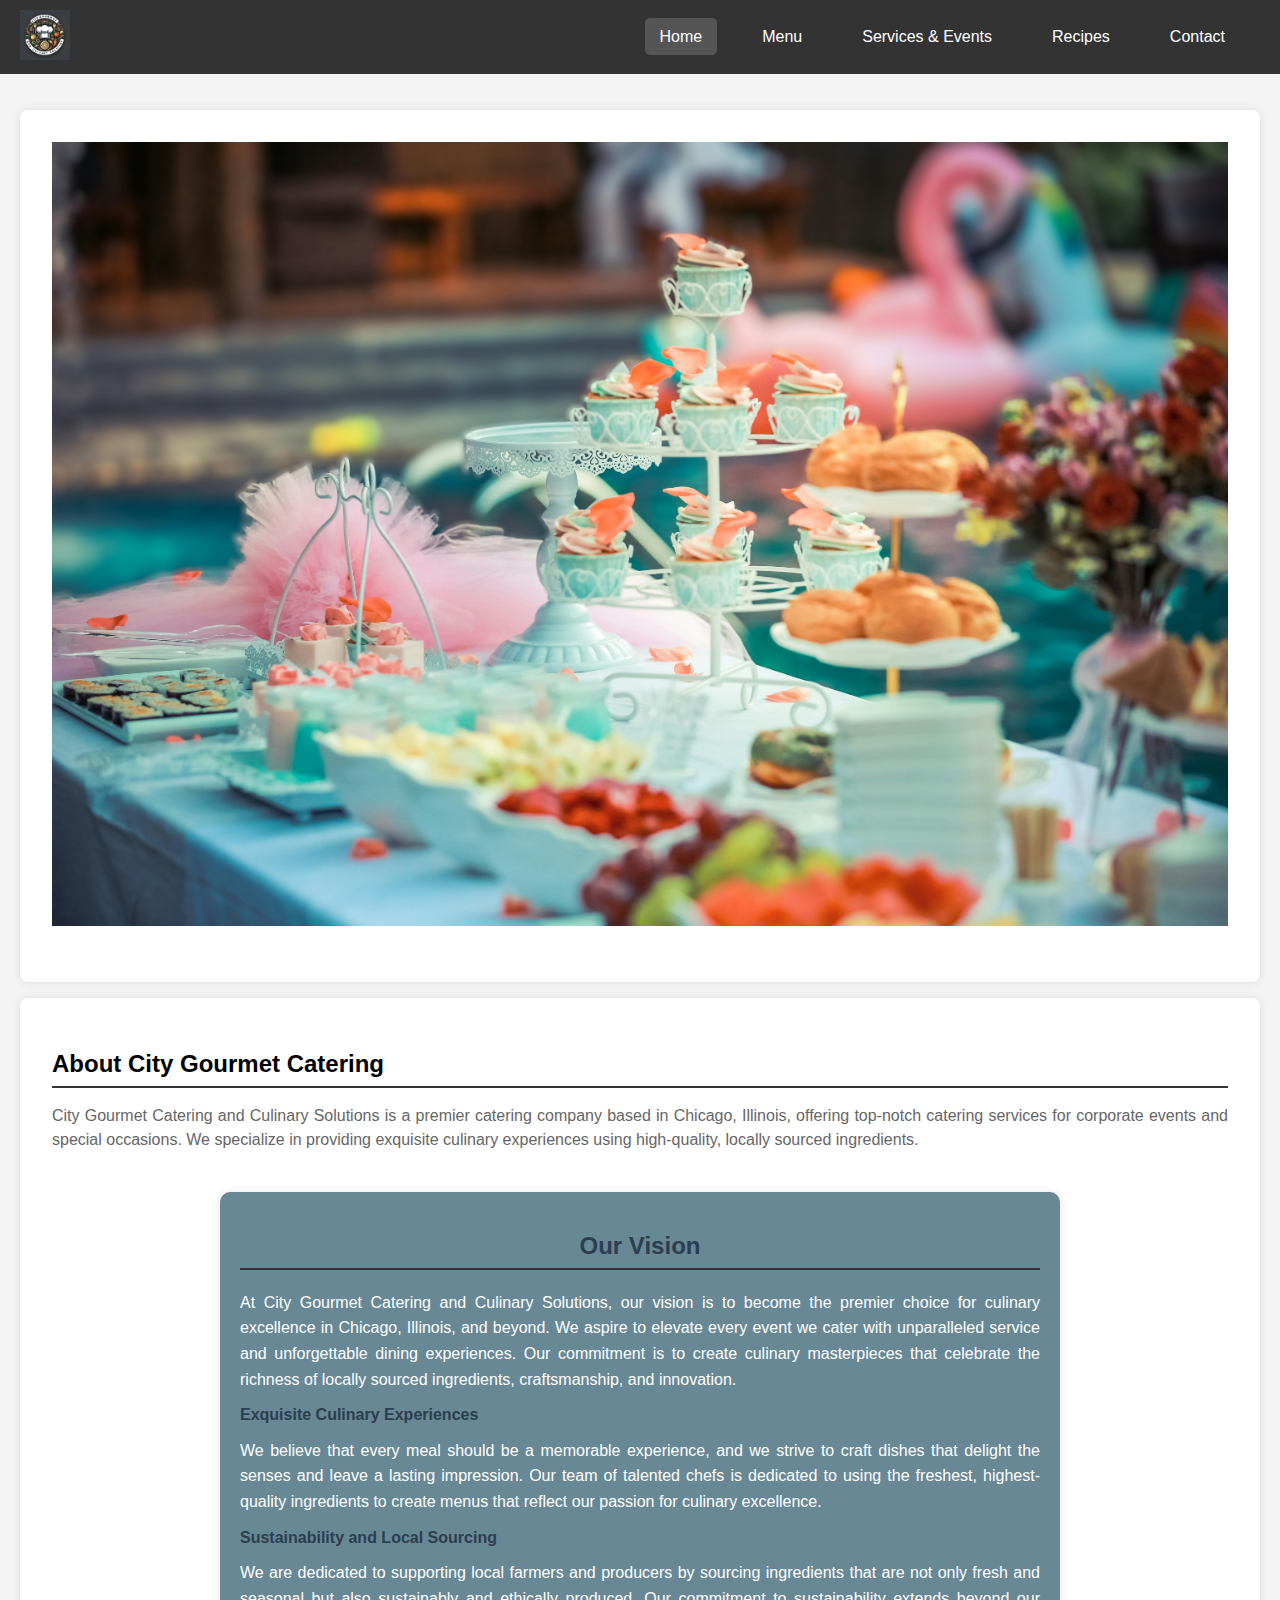
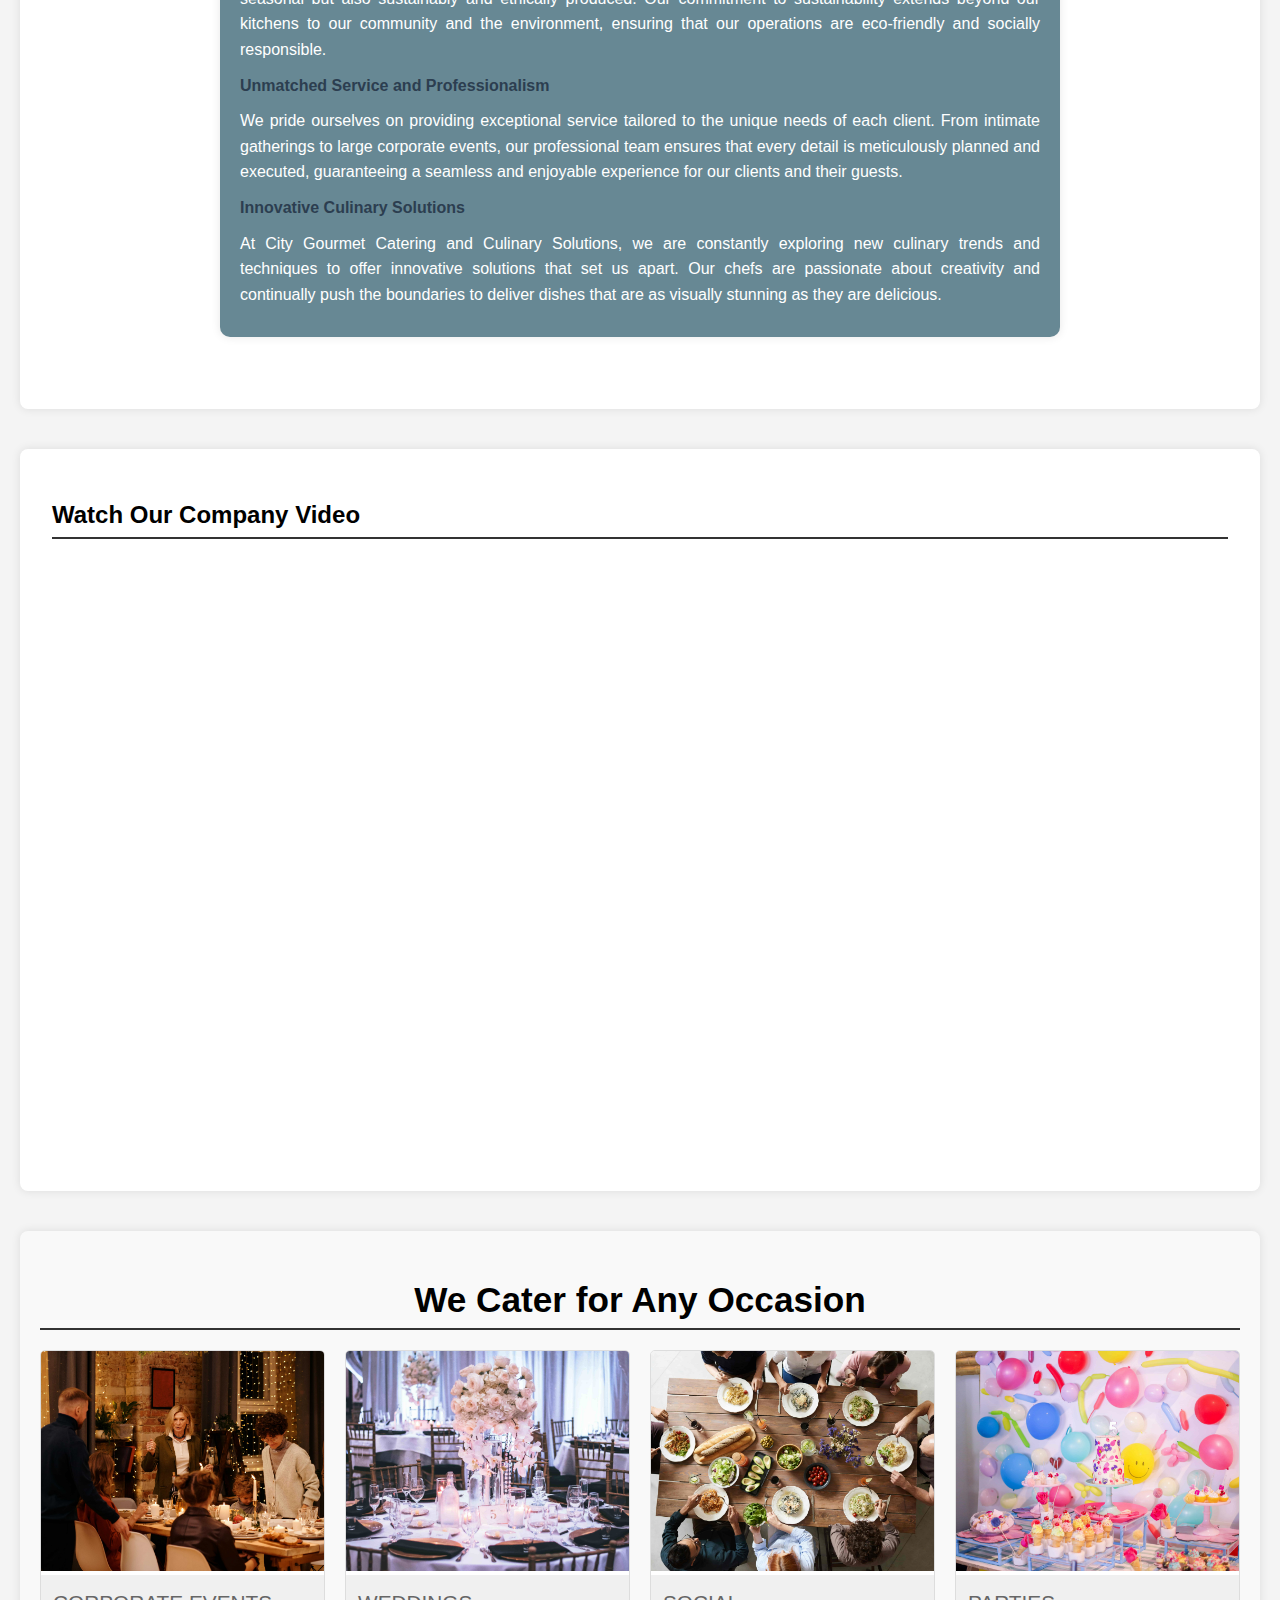
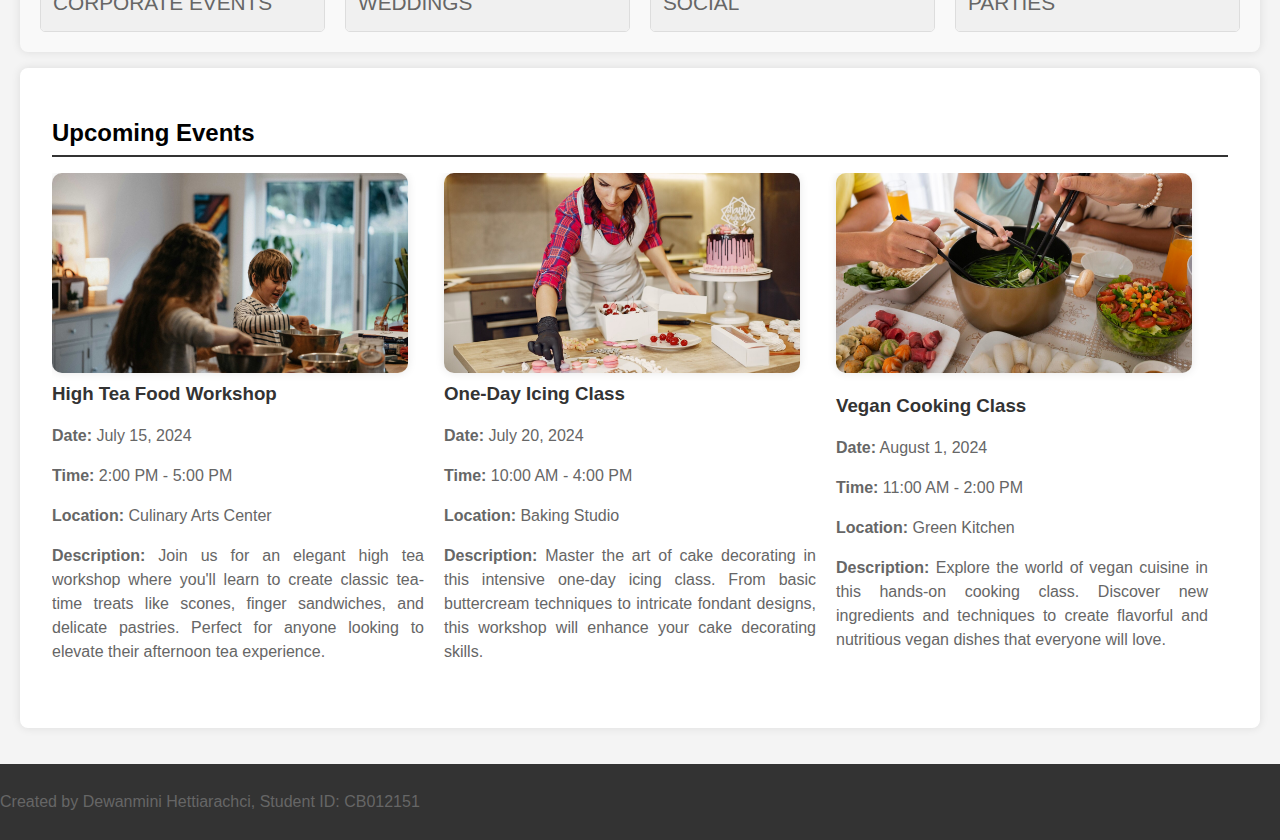
<file: index.html>
<!DOCTYPE html>
<html lang="en">
<head>
    <meta charset="UTF-8">
    <meta name="description" content="City Gourmet Catering and Culinary Solutions">
    <meta name="viewport" content="width=device-width, initial-scale=1.0">
    <title>City Gourmet Catering - Home</title>
    <link rel="stylesheet" href="style.css">
  <link href="https://cdn.jsdelivr.net/npm/bootstrap@5.0.2/dist/css/bootstrap.min.css" rel="stylesheet" integrity="sha384-EVSTQN3/azprG1Anm3QDgpJLIm9Nao0Yz1ztcQTwFspd3yD65VohhpuuCOmLASjC" crossorigin="anonymous">

</head>
<body>
    <script src="https://cdn.jsdelivr.net/npm/bootstrap@5.0.2/dist/js/bootstrap.bundle.min.js" integrity="sha384-MrcW6ZMFYlzcLA8Nl+NtUVF0sA7MsXsP1UyJoMp4YLEuNSfAP+JcXn/tWtIaxVXM" crossorigin="anonymous"></script>

   
    <script src="https://cdn.jsdelivr.net/npm/@popperjs/core@2.9.2/dist/umd/popper.min.js" integrity="sha384-IQsoLXl5PILFhosVNubq5LC7Qb9DXgDA9i+tQ8Zj3iwWAwPtgFTxbJ8NT4GN1R8p" crossorigin="anonymous"></script>
    <script src="https://cdn.jsdelivr.net/npm/bootstrap@5.0.2/dist/js/bootstrap.min.js" integrity="sha384-cVKIPhGWiC2Al4u+LWgxfKTRIcfu0JTxR+EQDz/bgldoEyl4H0zUF0QKbrJ0EcQF" crossorigin="anonymous"></script>
    
    <header>
        <nav>
            <div class="logo">
                <a href="home.html">
                    <img src="web image/LOGO.jpg" alt="City Gourmet Catering">
                </a>
            </div>
            <div id="menu-toggle" class="menu-toggle">
                <div class="hamburger"></div>
                <div class="hamburger"></div>
                <div class="hamburger"></div>
            </div>
            <ul class="nav-links">
                <li><a href="index.html" class="active">Home</a></li>
                <li><a href="menu.html">Menu</a></li>
                <li><a href="services-events.html">Services & Events</a></li>
                <li><a href="recipes.html">Recipes</a></li>
                <li><a href="contact.html">Contact</a></li>
            </ul>
        </nav>
    </header>

    <main>
        <section class="banner">
            <img src="web image/home paage banner.jpg" alt="City Gourmet Catering Banner">
            <div class="welcome-text">
                <h1> <span>Welcome to City Gourmet Catering</span></h1>
                <p>We provide the finest catering services for any occasion.</p>
            </div>
        </section>
        <section class="company-description">
            <h2>About City Gourmet Catering</h2>
            <p>City Gourmet Catering and Culinary Solutions is a premier catering company based in Chicago, Illinois, offering top-notch catering services for corporate events and special occasions. We specialize in providing exquisite culinary experiences using high-quality, locally sourced ingredients.</p>
            <section id="vision">
                <h2>Our Vision</h2>
                <p>At City Gourmet Catering and Culinary Solutions, our vision is to become the premier choice for culinary excellence in Chicago, Illinois, and beyond. We aspire to elevate every event we cater with unparalleled service and unforgettable dining experiences. Our commitment is to create culinary masterpieces that celebrate the richness of locally sourced ingredients, craftsmanship, and innovation.</p>
                <p><strong>Exquisite Culinary Experiences</strong></p>
                <p>We believe that every meal should be a memorable experience, and we strive to craft dishes that delight the senses and leave a lasting impression. Our team of talented chefs is dedicated to using the freshest, highest-quality ingredients to create menus that reflect our passion for culinary excellence.</p>
                <p><strong>Sustainability and Local Sourcing</strong></p>
                <p>We are dedicated to supporting local farmers and producers by sourcing ingredients that are not only fresh and seasonal but also sustainably and ethically produced. Our commitment to sustainability extends beyond our kitchens to our community and the environment, ensuring that our operations are eco-friendly and socially responsible.</p>
                <p><strong>Unmatched Service and Professionalism</strong></p>
                <p>We pride ourselves on providing exceptional service tailored to the unique needs of each client. From intimate gatherings to large corporate events, our professional team ensures that every detail is meticulously planned and executed, guaranteeing a seamless and enjoyable experience for our clients and their guests.</p>
                <p><strong>Innovative Culinary Solutions</strong></p>
                <p>At City Gourmet Catering and Culinary Solutions, we are constantly exploring new culinary trends and techniques to offer innovative solutions that set us apart. Our chefs are passionate about creativity and continually push the boundaries to deliver dishes that are as visually stunning as they are delicious.</p>
            </section>
        </section>

        <section class="video " >
            <h2>Watch Our Company Video</h2>
            <iframe class="responsive-class" src="https://www.youtube.com/embed/vVMGJMYamCE" frameborder="0" allowfullscreen></iframe>
        </section>
        

        <section class="event-section-h">
            <h2>We Cater for Any Occasion</h2>
            <div class="grid-container-h">
                <div class="grid-item-h">
                    <img src="web image/coparate.jpg" alt="Event 1">
                    <p>CORPORATE EVENTS</p>
                </div>
                <div class="grid-item-h">
                    <img src="web image/wedding 5.jpg" alt="Event 2">
                    <p>WEDDINGS</p>
                </div>
                <div class="grid-item-h">
                    <img src="web image/social.jpg" alt="Event 3">
                    <p>SOCIAL</p>
                </div>
                <div class="grid-item-h">
                    <img src="web image/birthday.jpg" alt="Event 4">
                    <p>PARTIES</p>
                </div>
            </div>
        </section>
      
        <section id="upcoming-events">
            <h2>Upcoming Events</h2>
            <div class="event-container">
                <div class="event">
                    <img  class="event_img"  src="web image/annie-spratt-c6mdgjKg_hE-unsplash (2).jpg" alt="High Tea Food Workshop">
                    <div class="event-details">
                        <h3>High Tea Food Workshop</h3>
                        <p><strong>Date:</strong> July 15, 2024</p>
                        <p><strong>Time:</strong> 2:00 PM - 5:00 PM</p>
                        <p><strong>Location:</strong> Culinary Arts Center</p>
                        <p><strong>Description:</strong> Join us for an elegant high tea workshop where you'll learn to create classic tea-time treats like scones, finger sandwiches, and delicate pastries. Perfect for anyone looking to elevate their afternoon tea experience.</p>
                    </div>
                </div>
                <div class="event">
                    <img class="event_img" src="web image/icing-class.jpg" alt="One-Day Icing Class">
                    <div class="event-details">
                        <h3>One-Day Icing Class</h3>
                        <p><strong>Date:</strong> July 20, 2024</p>
                        <p><strong>Time:</strong> 10:00 AM - 4:00 PM</p>
                        <p><strong>Location:</strong> Baking Studio</p>
                        <p><strong>Description:</strong> Master the art of cake decorating in this intensive one-day icing class. From basic buttercream techniques to intricate fondant designs, this workshop will enhance your cake decorating skills.</p>
                    </div>
                </div>
                <div class="event">
                    <img  class="event_img"  src="web image/vegan-cooking.jpg" alt="Vegan Cooking Class">
                    <div class="event-details">
                        <h3>Vegan Cooking Class</h3>
                        <p><strong>Date:</strong> August 1, 2024</p>
                        <p><strong>Time:</strong> 11:00 AM - 2:00 PM</p>
                        <p><strong>Location:</strong> Green Kitchen</p>
                        <p><strong>Description:</strong> Explore the world of vegan cuisine in this hands-on cooking class. Discover new ingredients and techniques to create flavorful and nutritious vegan dishes that everyone will love.</p>
                    </div>
                </div>
            </div>
        </section>
    </main>

    <footer>
        <p>Created by Dewanmini Hettiarachci, Student ID: CB012151</p>
    </footer>
     <script src="main.js"></script>
</body>
</html>
</file>
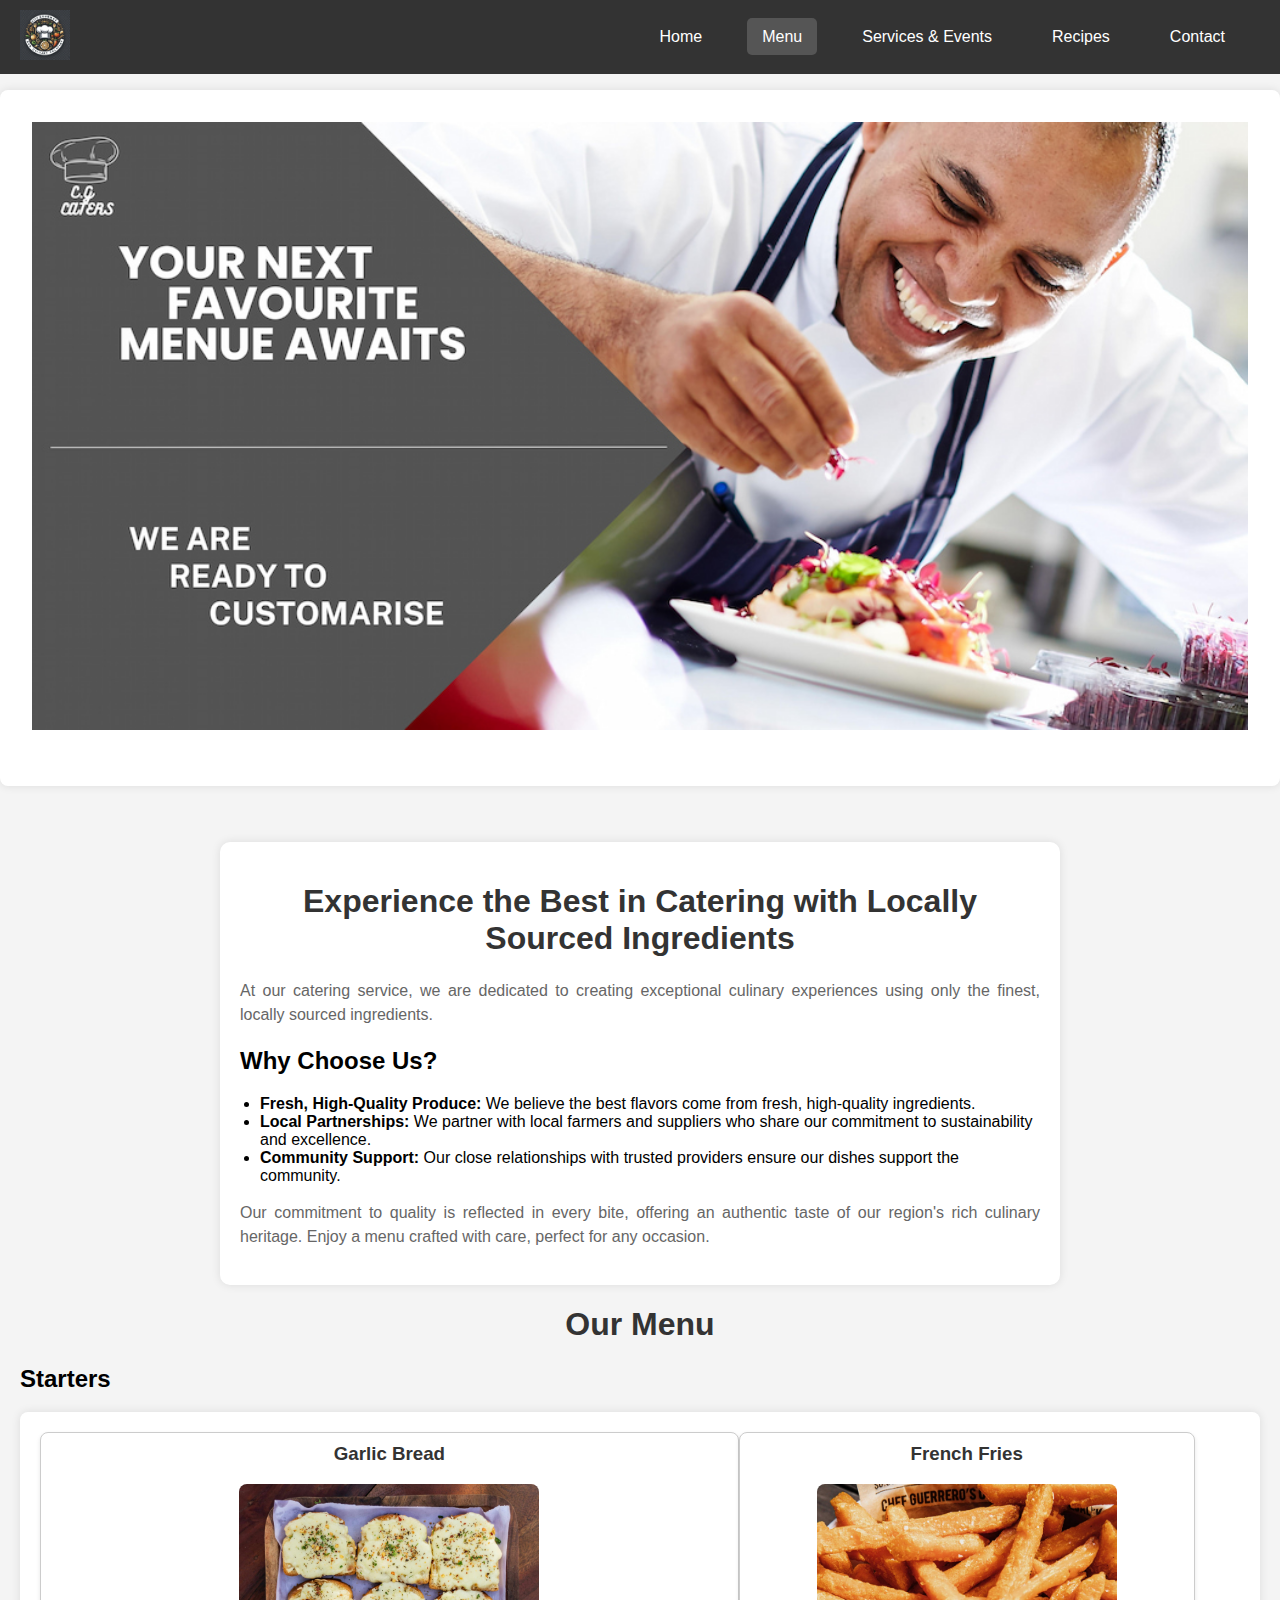
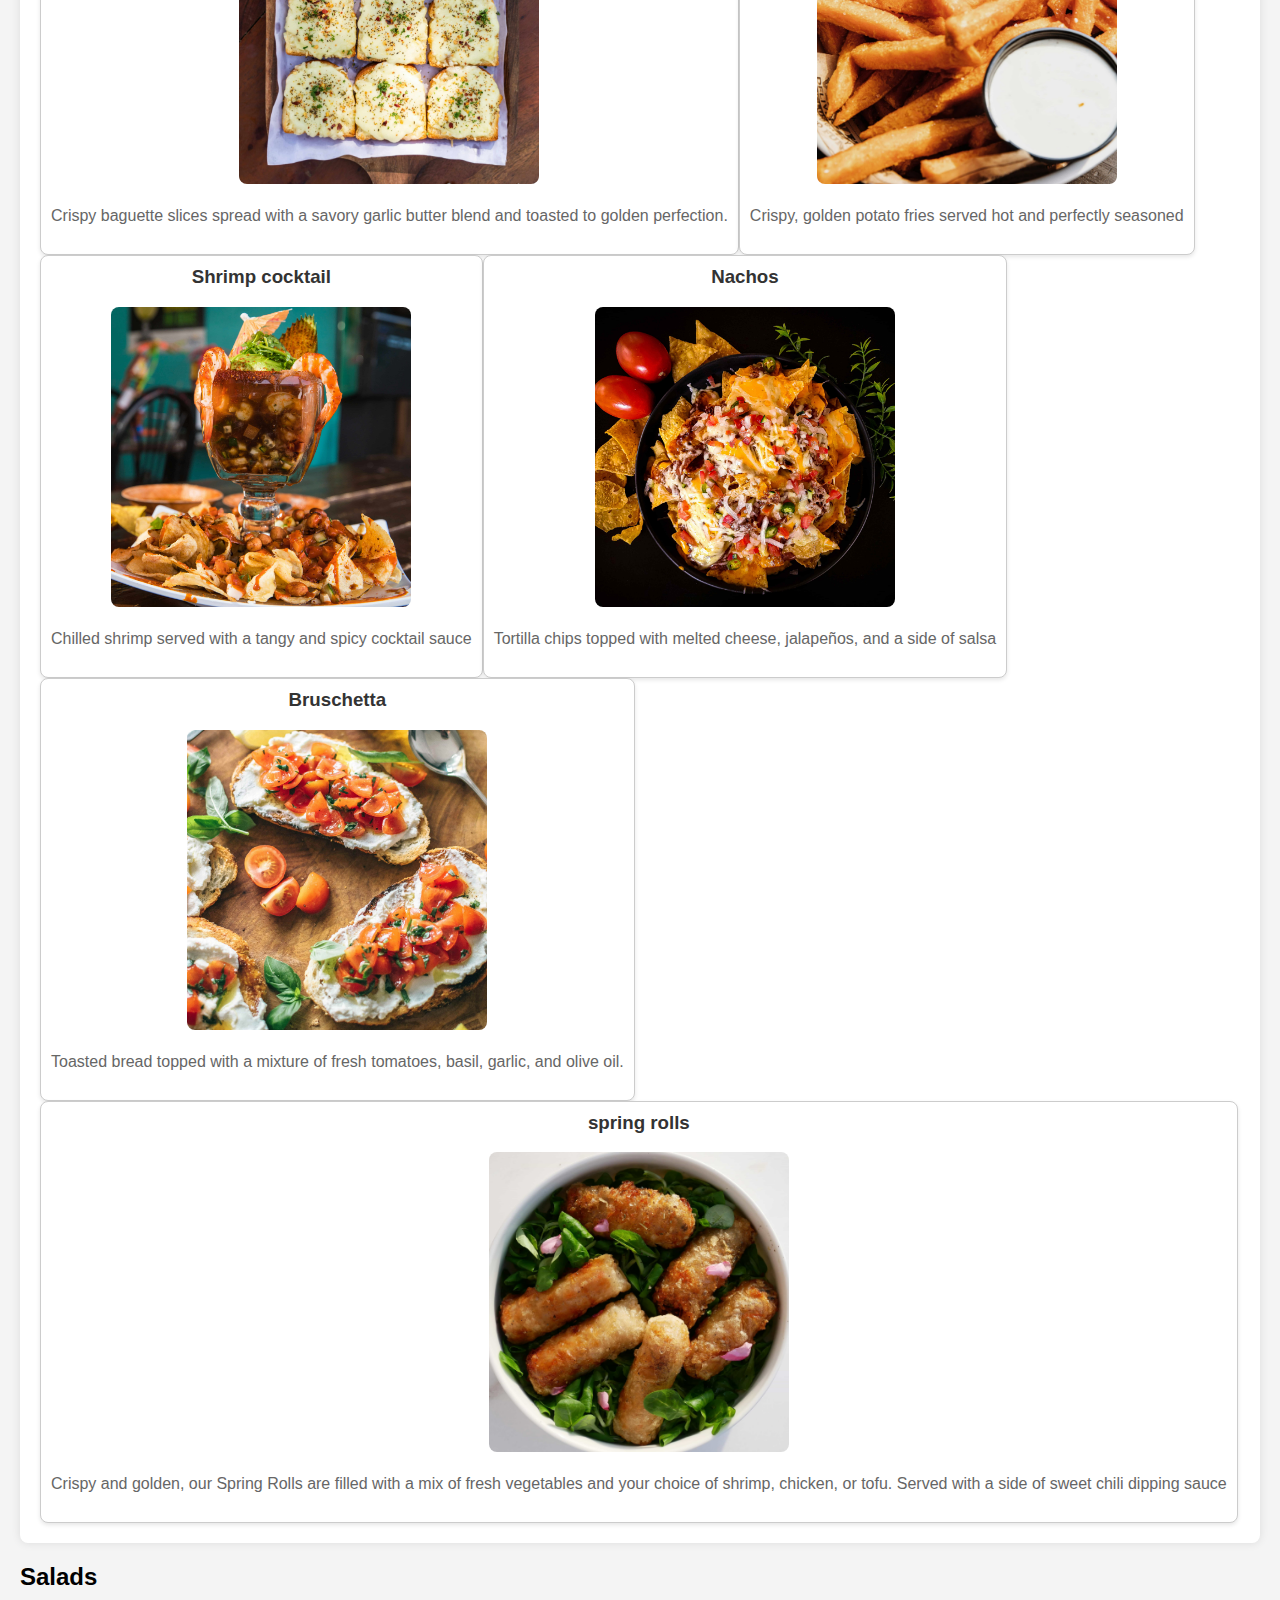
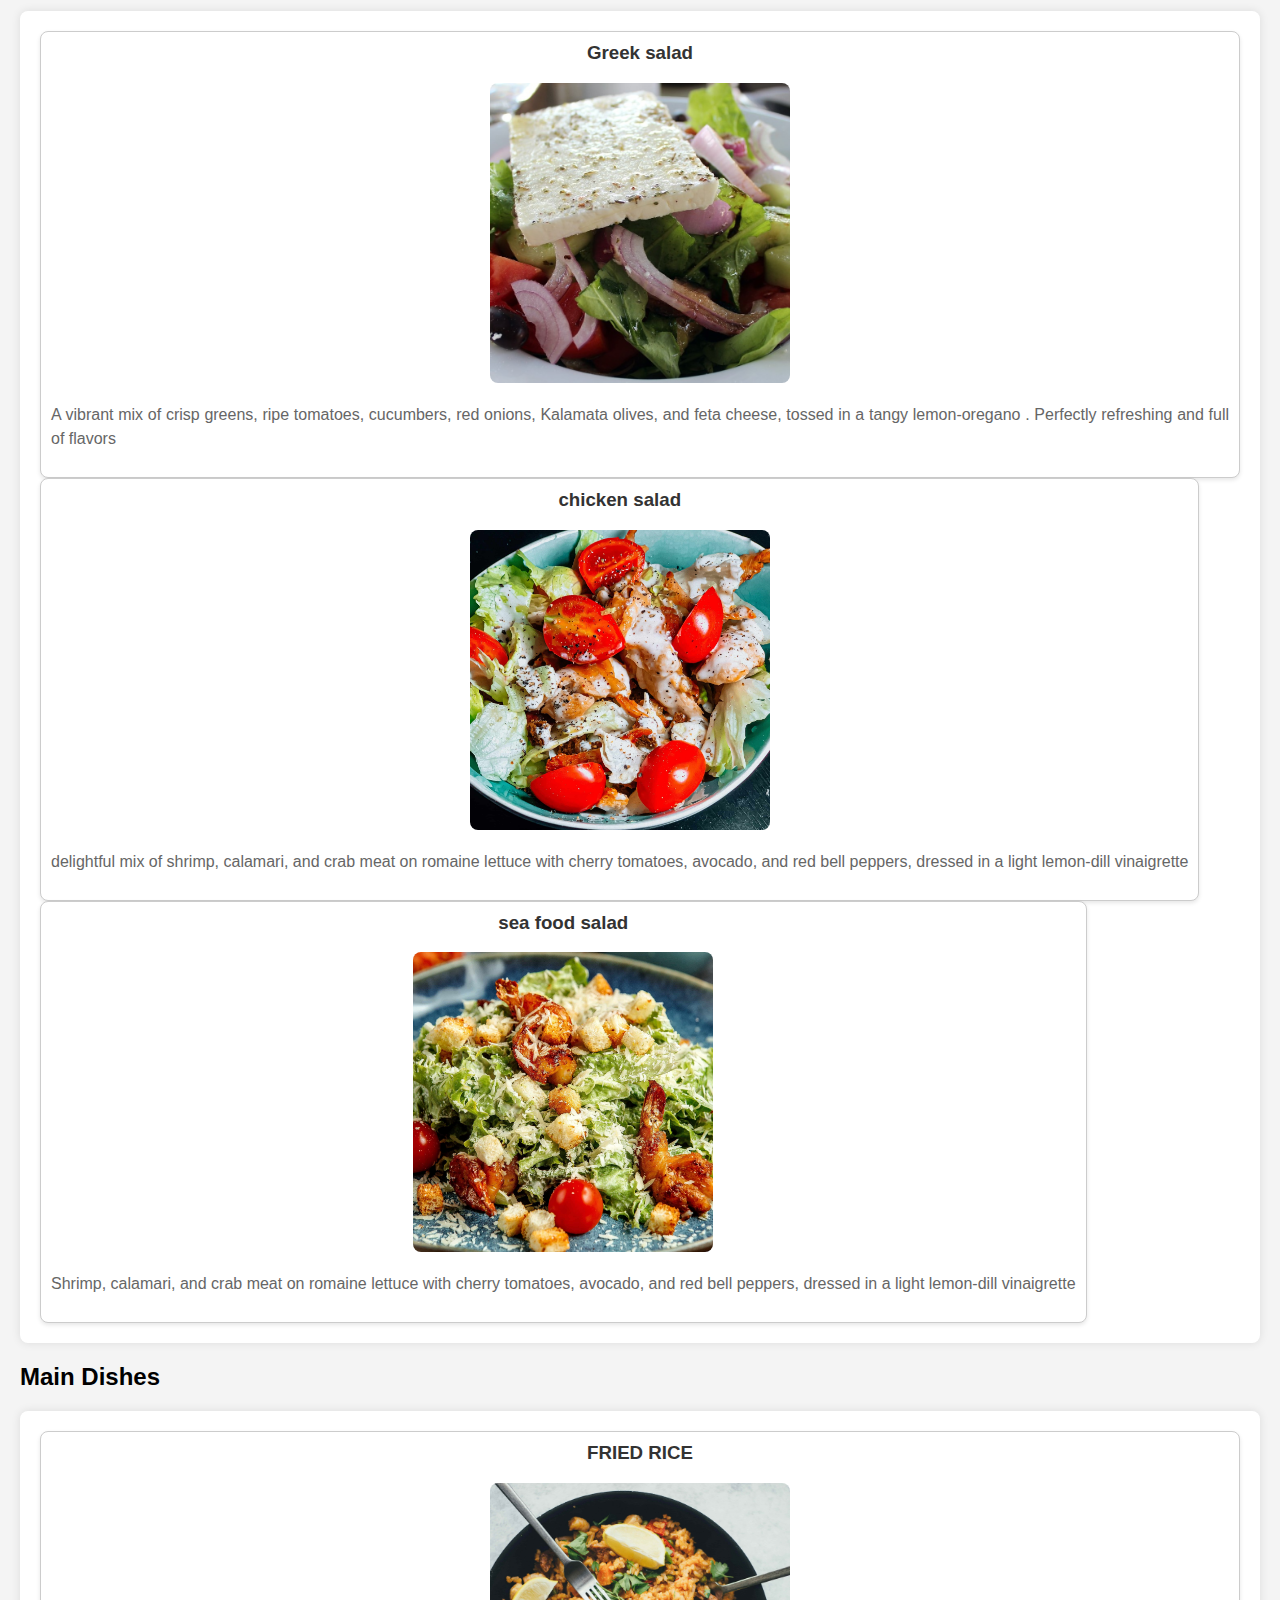
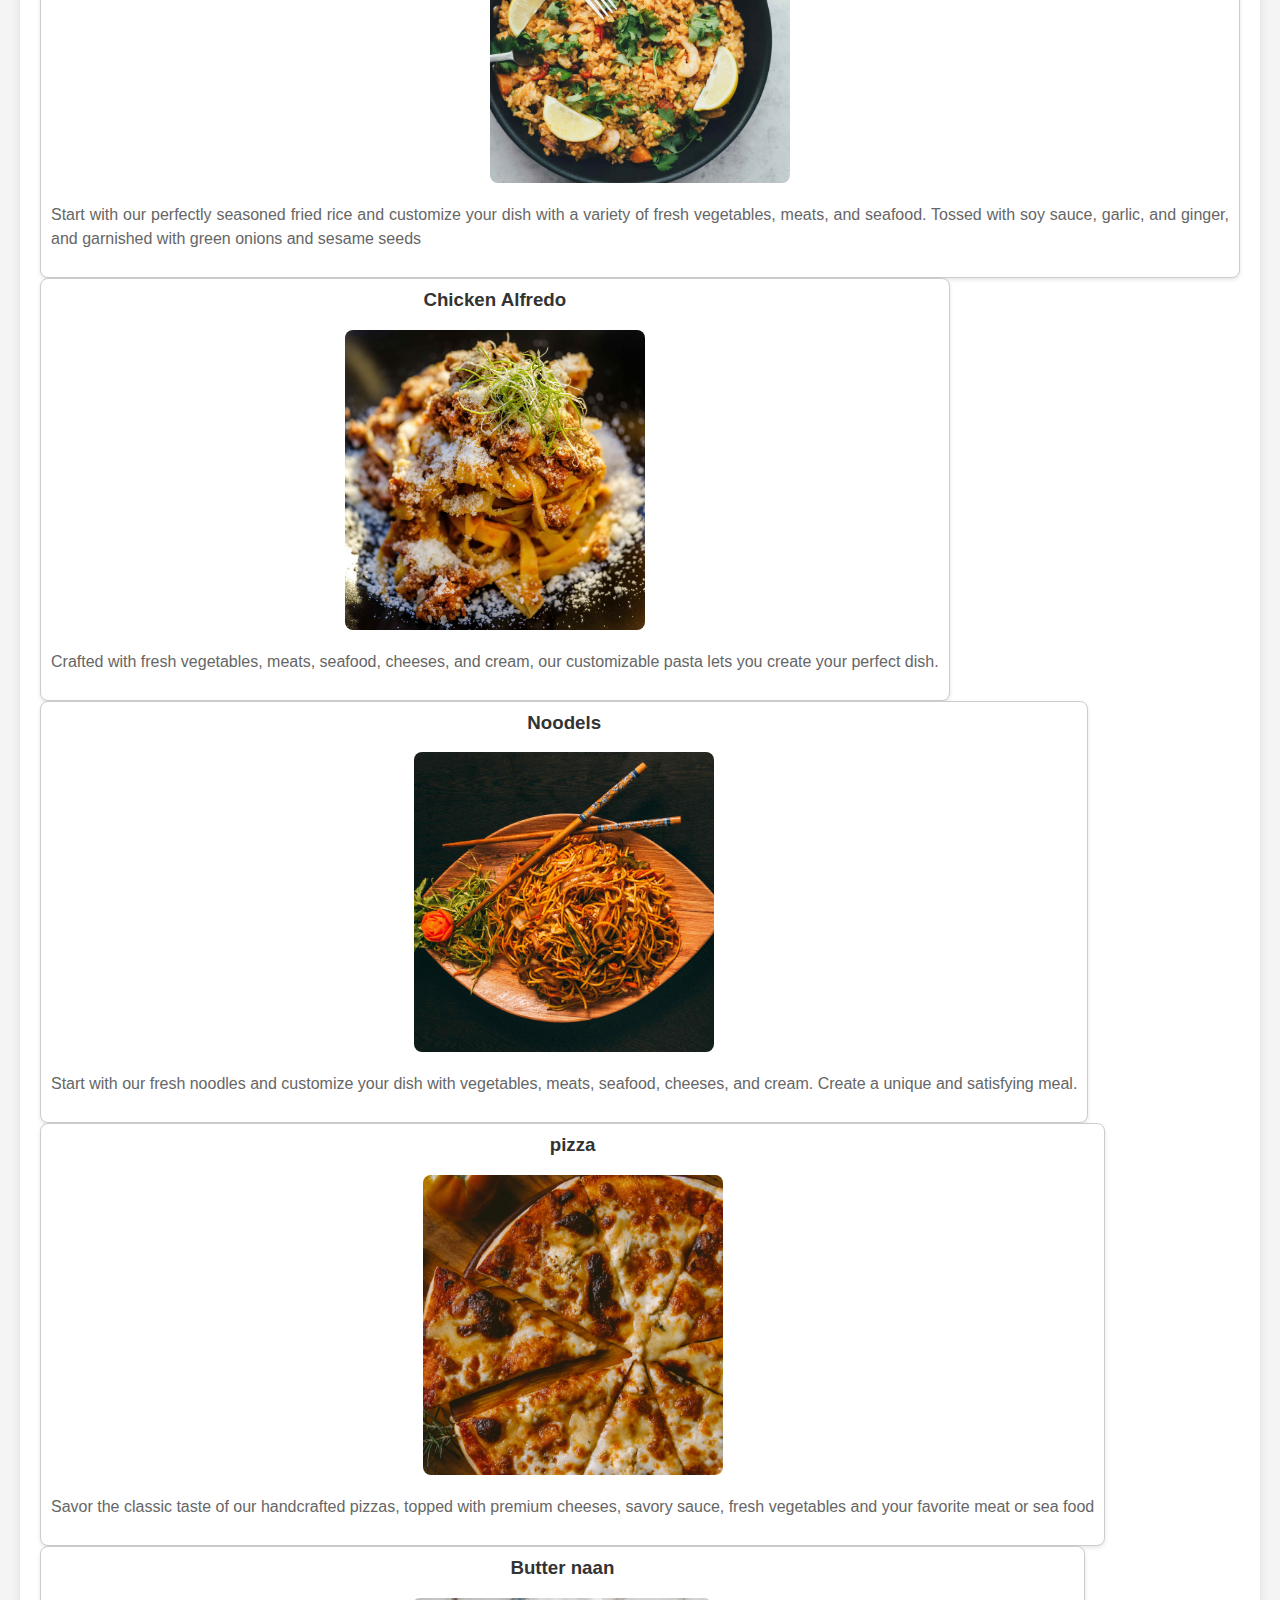
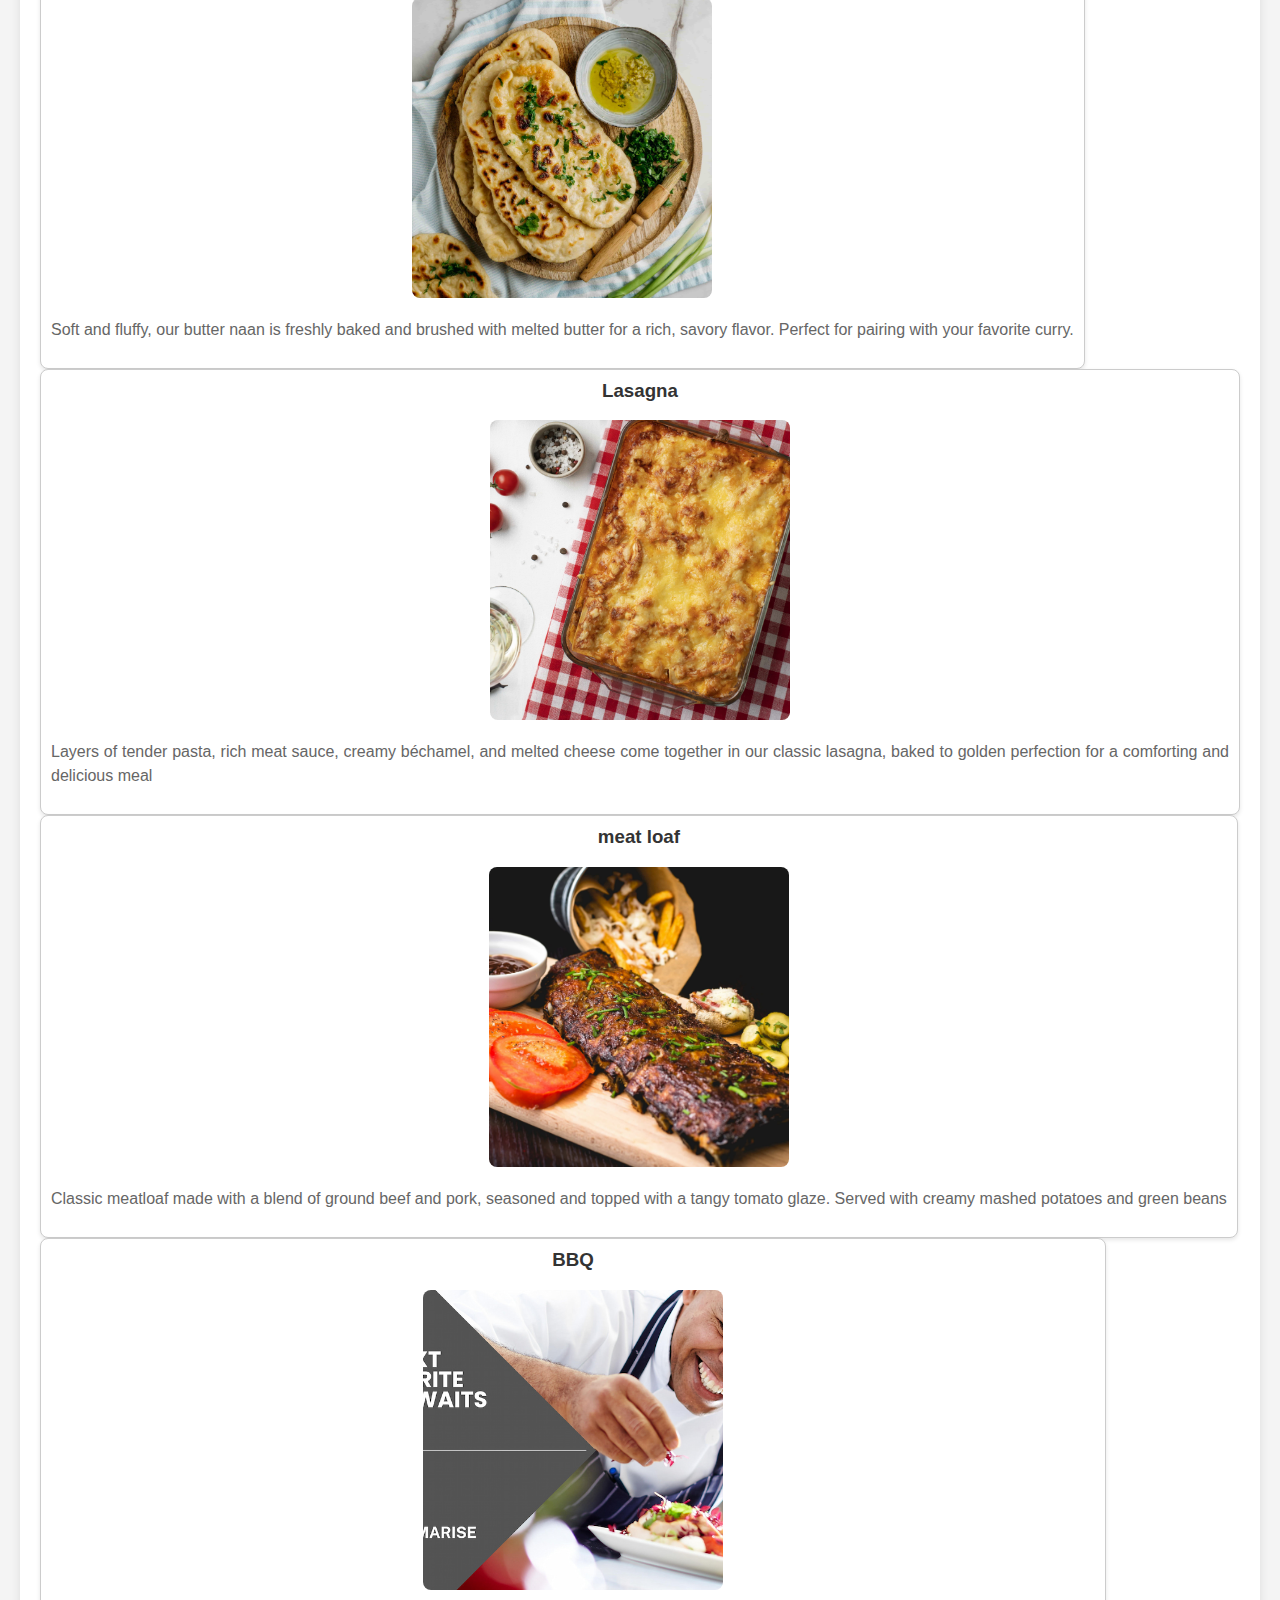
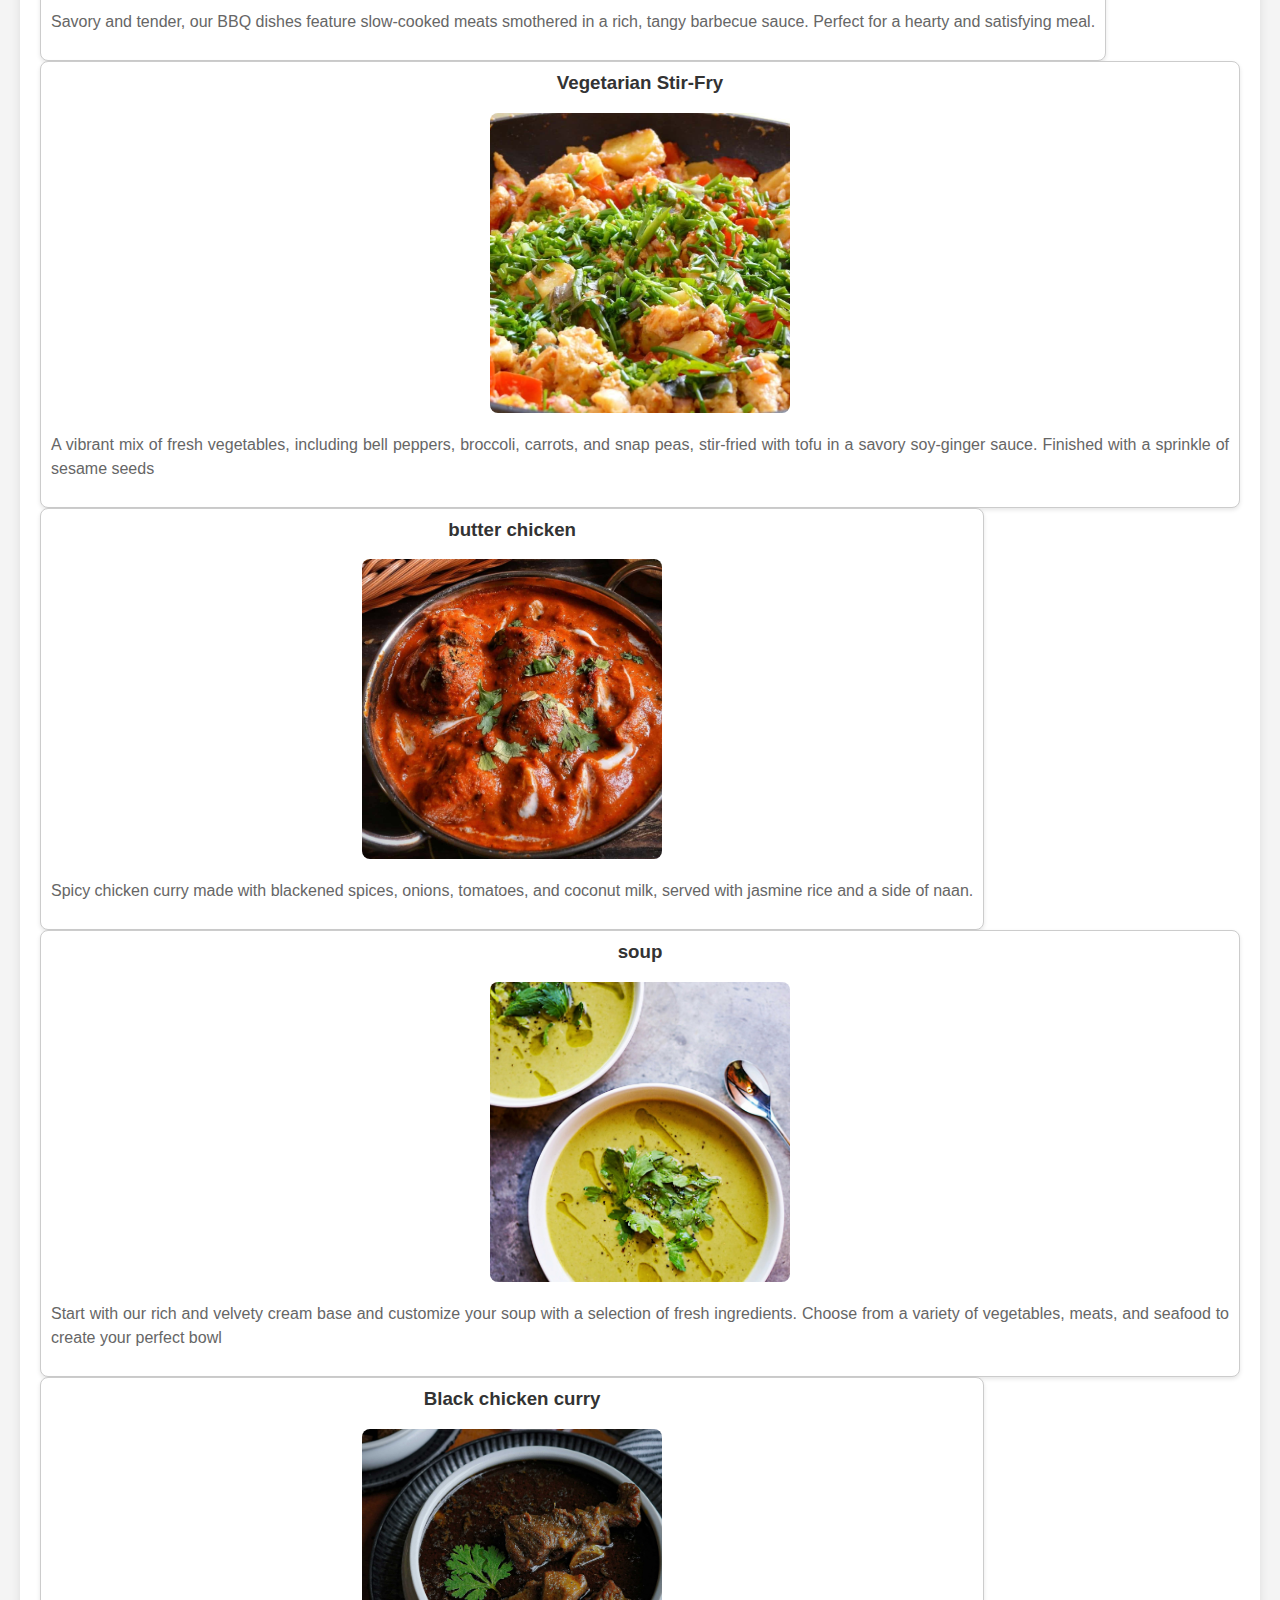
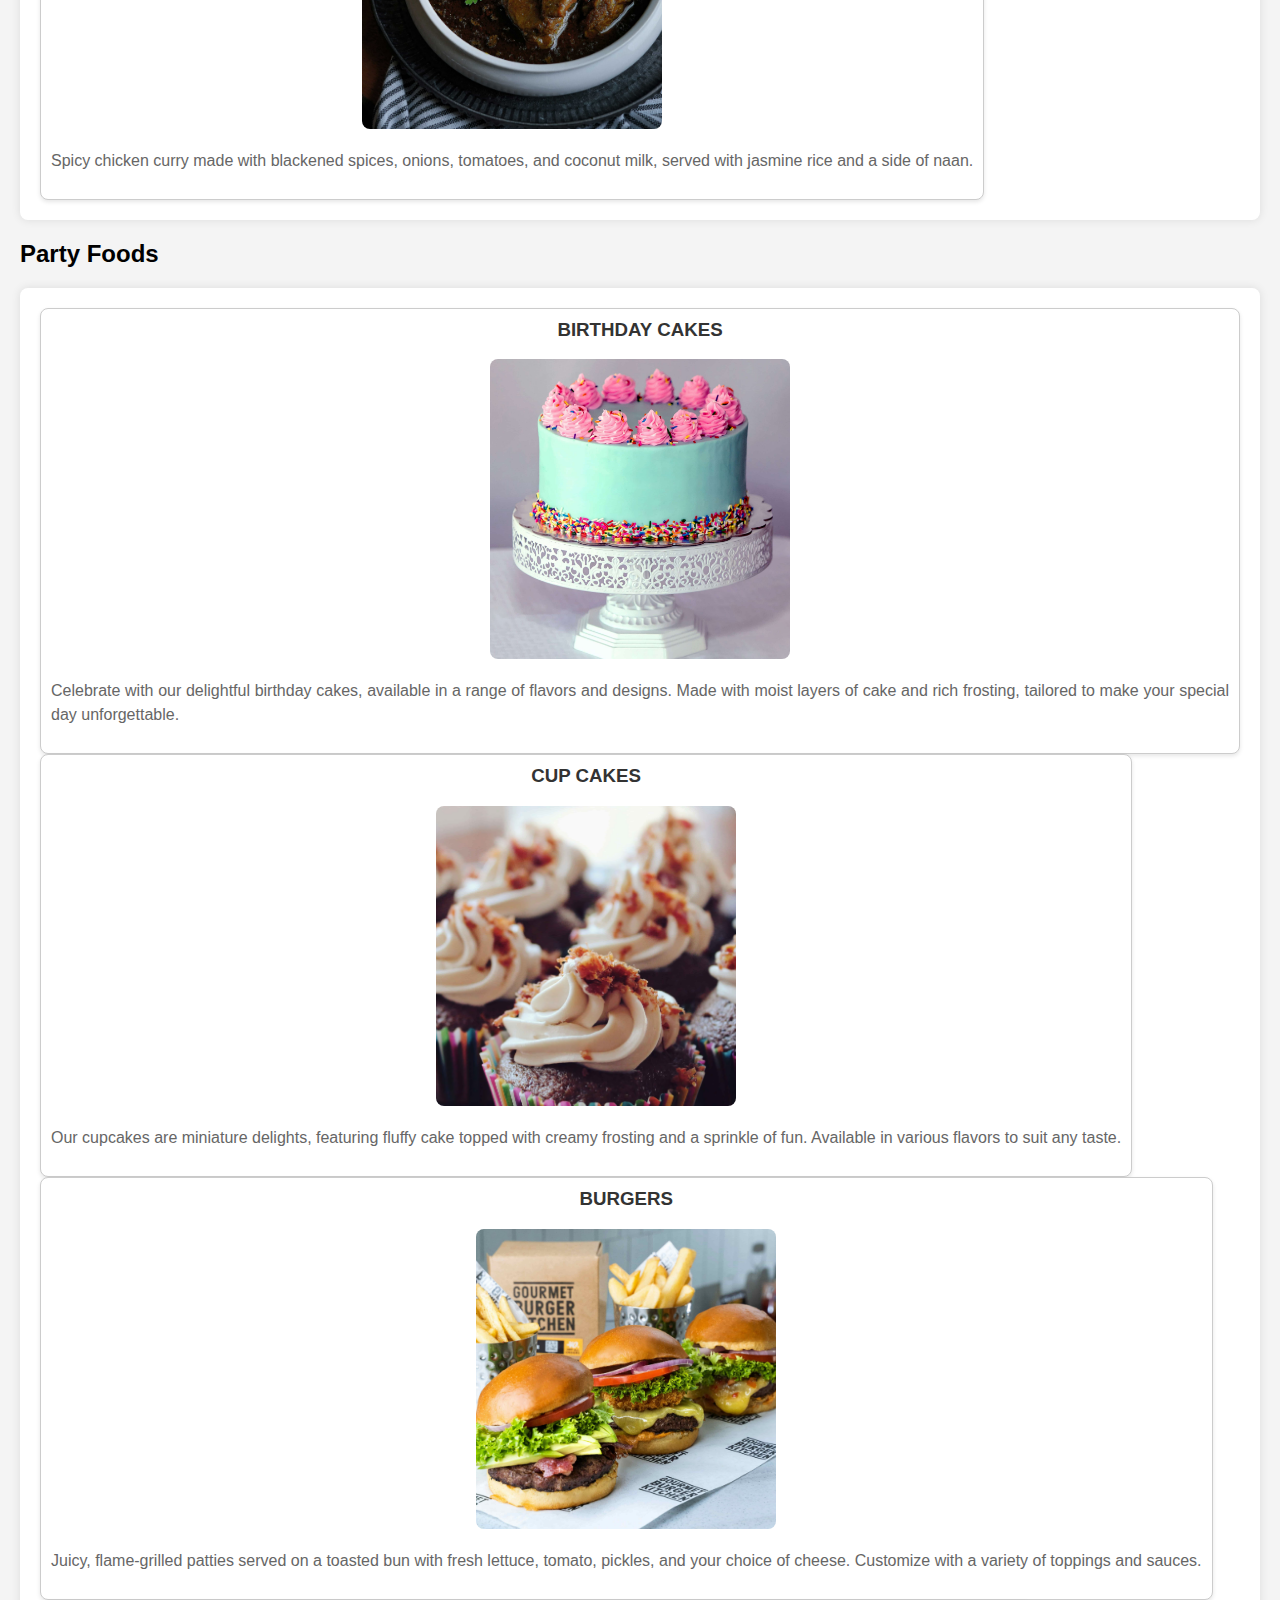
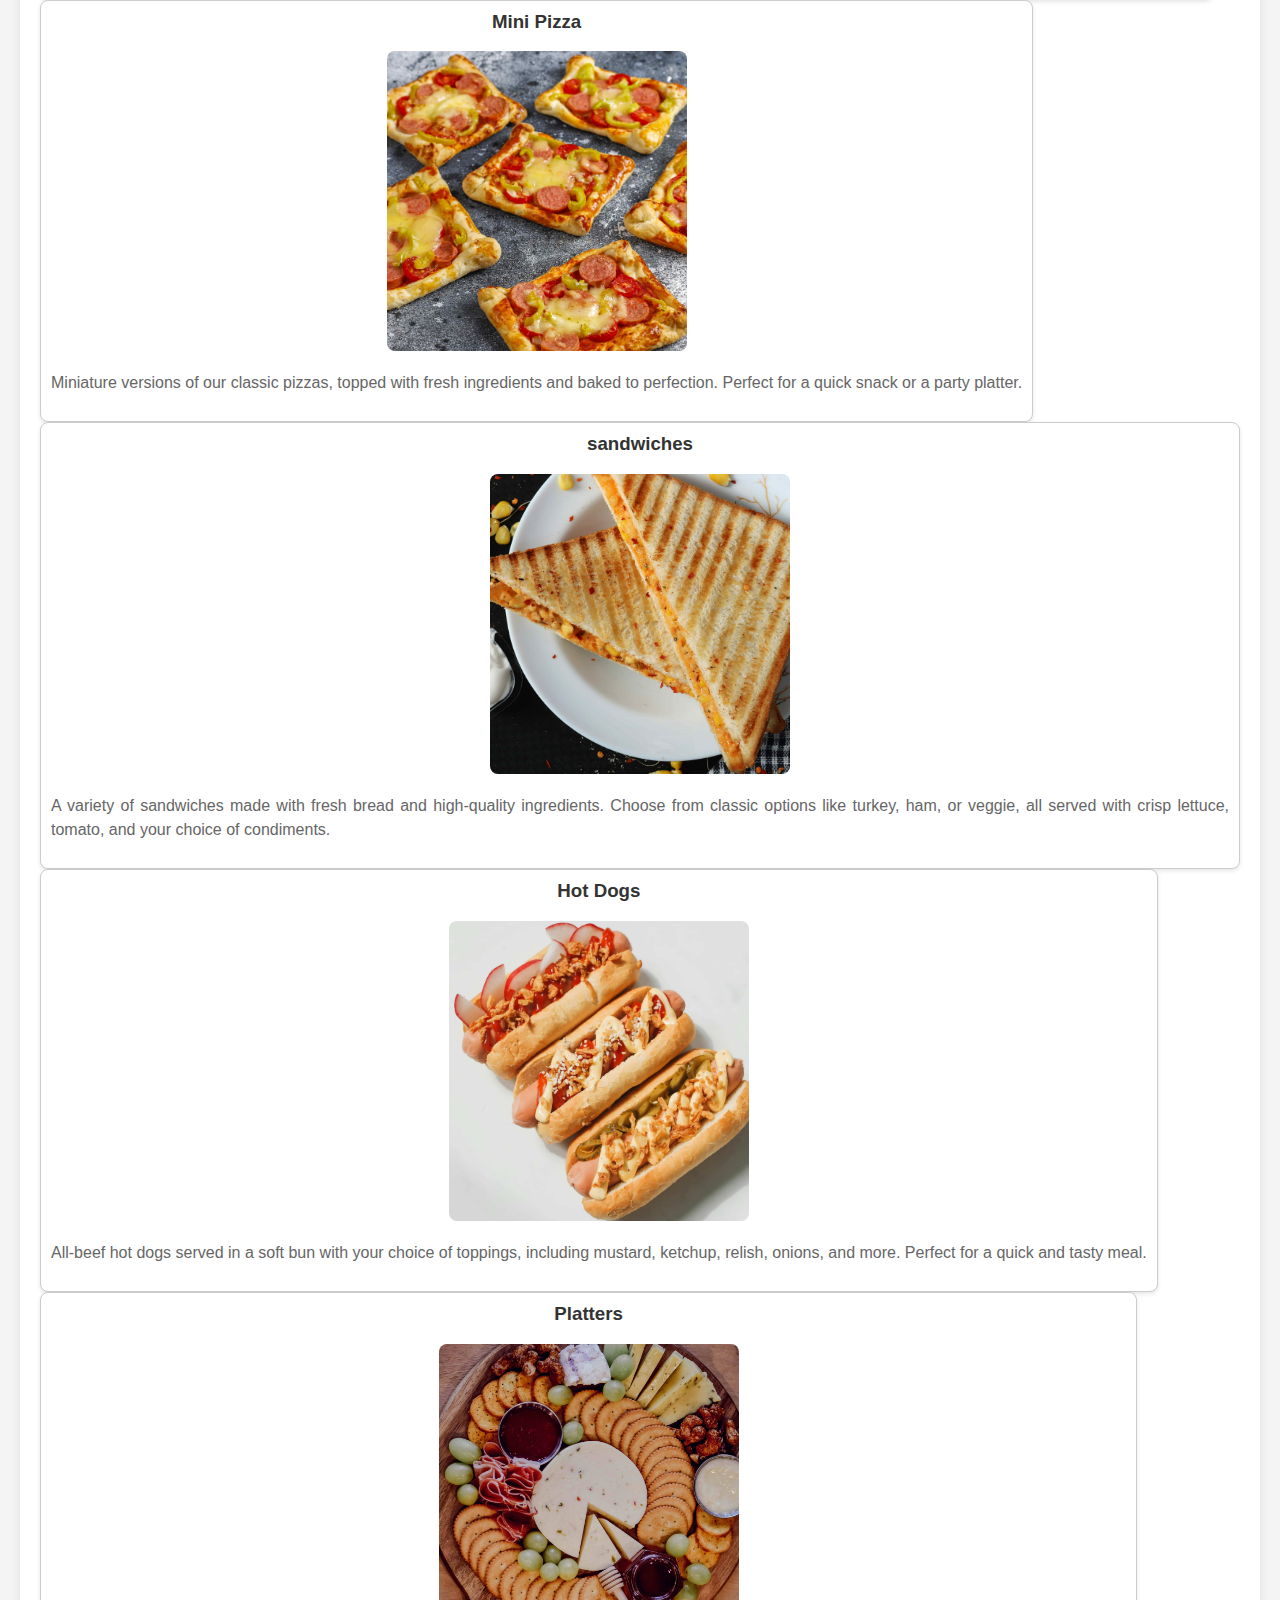
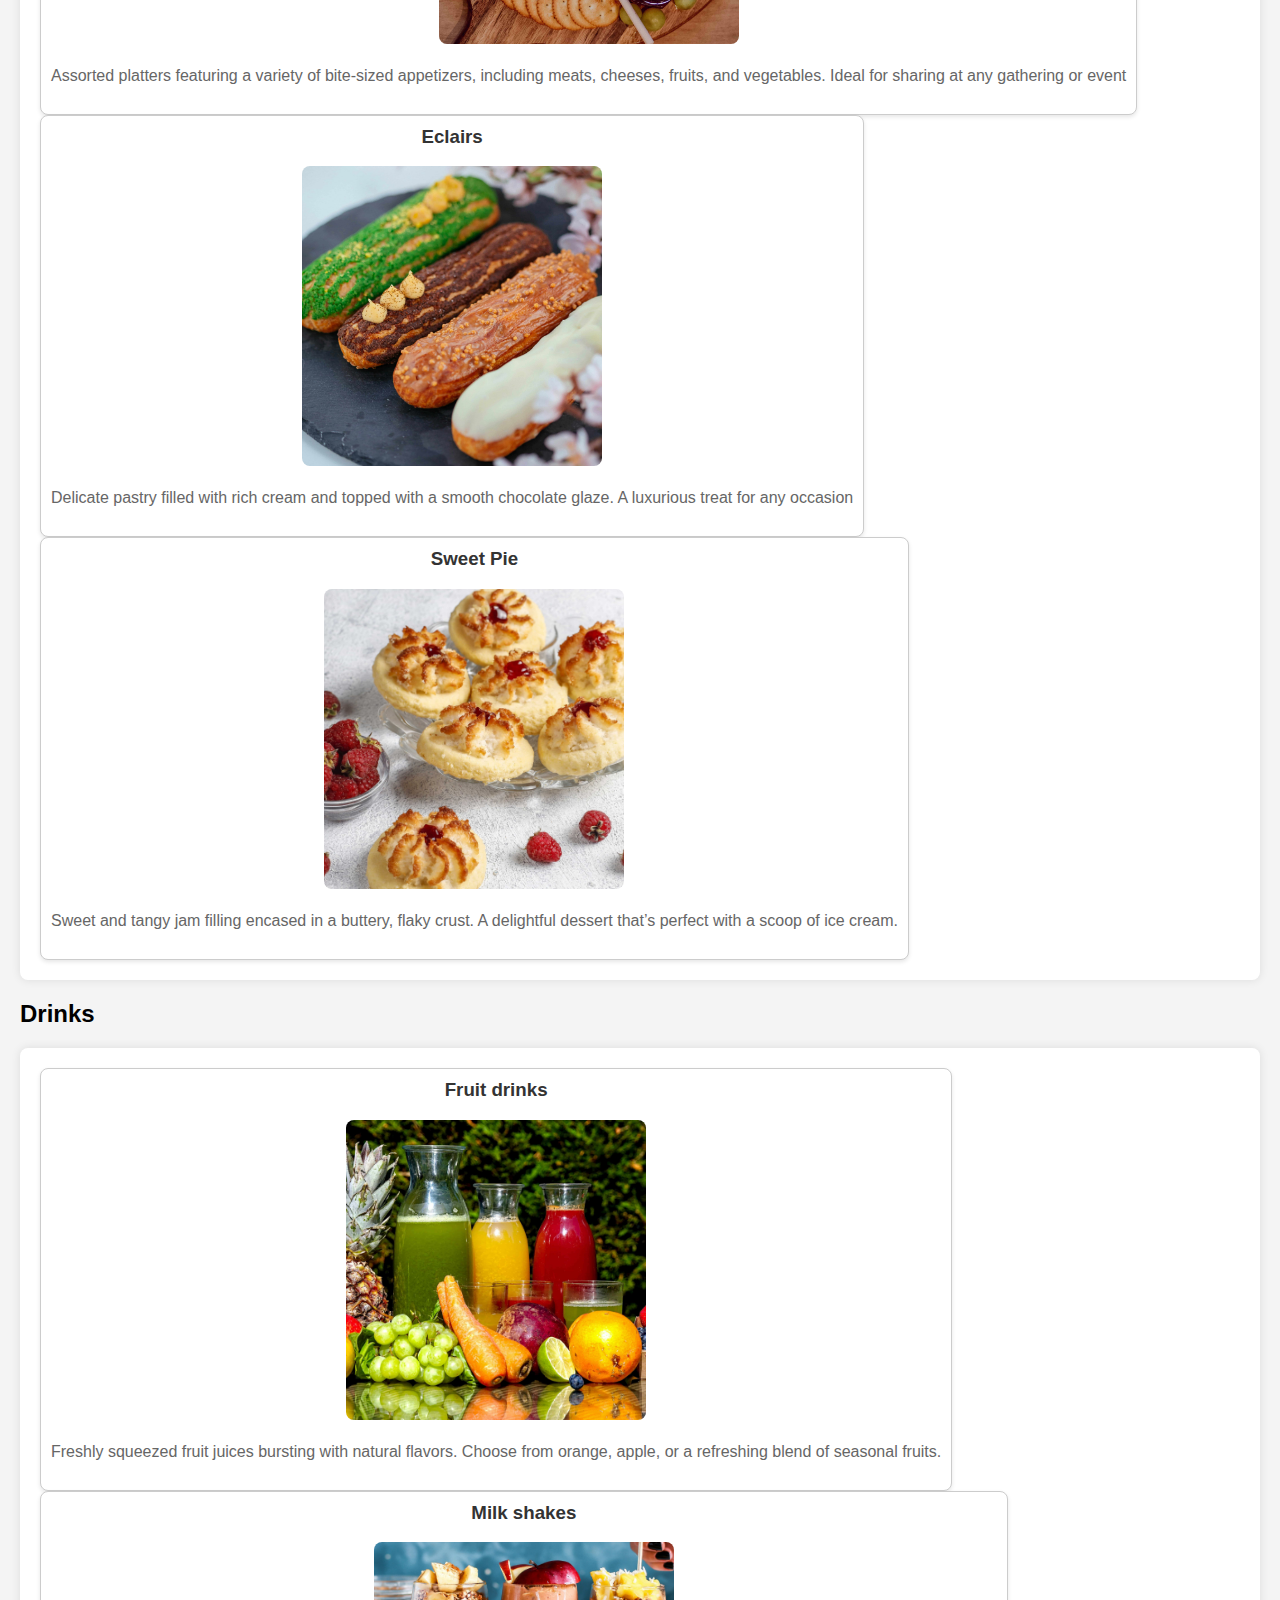
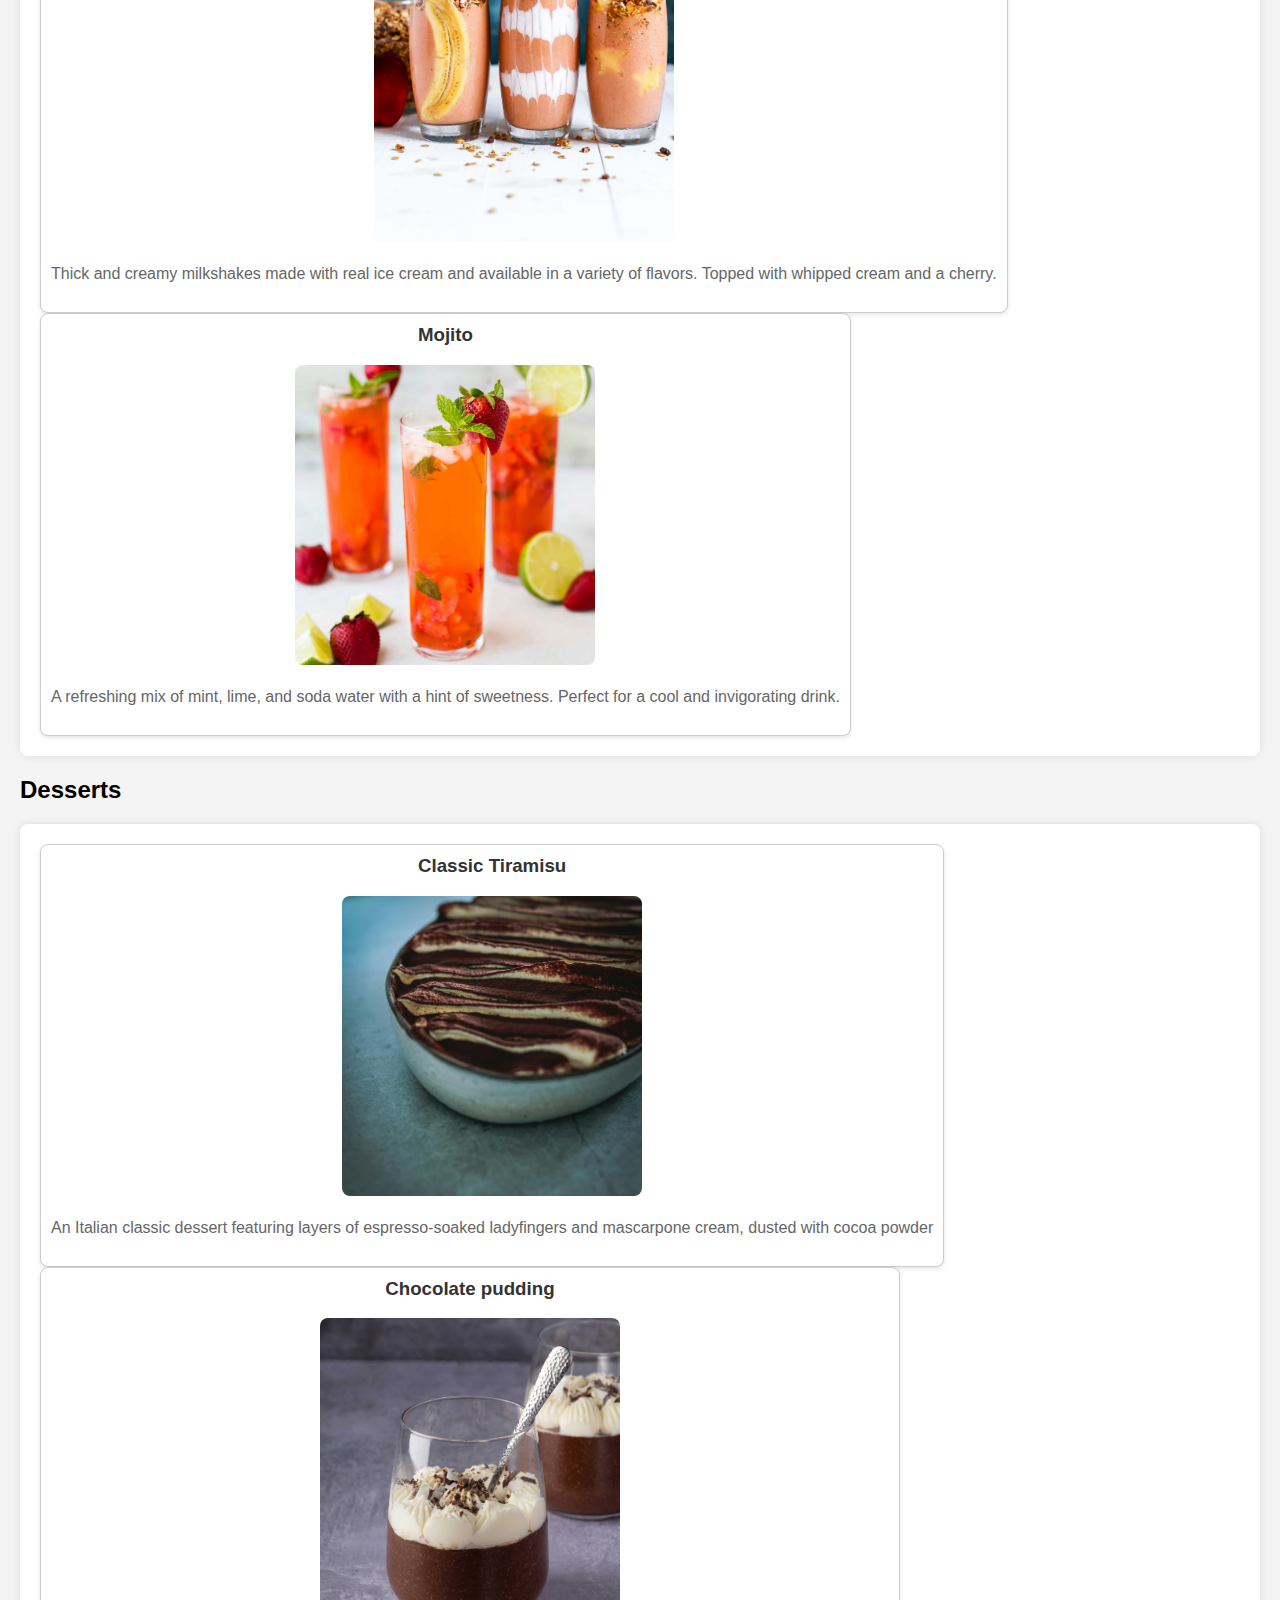
<file: menu.html>
<!DOCTYPE html>
<html lang="en">

<head>
  <meta charset="UTF-8">
  <meta name="description" content="City Gourmet Catering and Culinary Solutions">
  <meta name="viewport" content="width=device-width, initial-scale=1.0">
  <title>City Gourmet Catering - Menu</title>
  <link rel="stylesheet" href="style.css">
  <link href="https://cdn.jsdelivr.net/npm/bootstrap@5.0.2/dist/css/bootstrap.min.css" rel="stylesheet" integrity="sha384-EVSTQN3/azprG1Anm3QDgpJLIm9Nao0Yz1ztcQTwFspd3yD65VohhpuuCOmLASjC" crossorigin="anonymous">

</head>

<body>
  <script src="https://cdn.jsdelivr.net/npm/bootstrap@5.0.2/dist/js/bootstrap.bundle.min.js" integrity="sha384-MrcW6ZMFYlzcLA8Nl+NtUVF0sA7MsXsP1UyJoMp4YLEuNSfAP+JcXn/tWtIaxVXM" crossorigin="anonymous"></script>

   
  <script src="https://cdn.jsdelivr.net/npm/@popperjs/core@2.9.2/dist/umd/popper.min.js" integrity="sha384-IQsoLXl5PILFhosVNubq5LC7Qb9DXgDA9i+tQ8Zj3iwWAwPtgFTxbJ8NT4GN1R8p" crossorigin="anonymous"></script>
  <script src="https://cdn.jsdelivr.net/npm/bootstrap@5.0.2/dist/js/bootstrap.min.js" integrity="sha384-cVKIPhGWiC2Al4u+LWgxfKTRIcfu0JTxR+EQDz/bgldoEyl4H0zUF0QKbrJ0EcQF" crossorigin="anonymous"></script>
  
  <header>
    <nav>
      <div class="logo">
          <a href="home.html">
              <img src="web image/LOGO.jpg" alt="City Gourmet Catering">
          </a>
      </div>
      <div id="menu-toggle" class="menu-toggle">
          <div class="hamburger"></div>
          <div class="hamburger"></div>
          <div class="hamburger"></div>
      </div>
      <ul class="nav-links">
          <li><a href="index.html">Home</a></li>
          <li><a href="menu.html" class="active">Menu</a></li>
          <li><a href="services-events.html">Services & Events</a></li>
          <li><a href="recipes.html">Recipes</a></li>
          <li><a href="contact.html">Contact</a></li>
      </ul>
  </nav>
  </header>

  <body>
    <section class="banner">
      <img src="web image/BANNER IMAGE 2.jpg" alt="City Gourmet Catering Banner">
  </section>
    <main>
      <div class="container">
        <h1>Experience the Best in Catering with Locally Sourced Ingredients</h1>
        <p>At our catering service, we are dedicated to creating exceptional culinary experiences using only the finest,
          locally sourced ingredients.</p>

        <h2>Why Choose Us?</h2>
        <ul>
          <li><strong>Fresh, High-Quality Produce:</strong> We believe the best flavors come from fresh, high-quality
            ingredients.</li>
          <li><strong>Local Partnerships:</strong> We partner with local farmers and suppliers who share our commitment
            to sustainability and excellence.</li>
          <li><strong>Community Support:</strong> Our close relationships with trusted providers ensure our dishes
            support the community.</li>
        </ul>

        <p>Our commitment to quality is reflected in every bite, offering an authentic taste of our region's rich
          culinary heritage. Enjoy a menu crafted with care, perfect for any occasion.</p>
      </div>
      <h1>Our Menu</h1>

      <h2>Starters</h2>
      <section class="grid-container row">
        
          <div class="grid-item-cus col-sm-12 col-md-6 col-lg-4 col-xl-3">
            <h3>Garlic Bread</h3>
            <img src="web image/gar.jpg" alt="Starter Item 1">
            <p> Crispy baguette slices spread with a savory garlic butter blend and toasted to golden perfection.</p>
          </div>
          <div class="grid-item-cus col-sm-12 col-md-6 col-lg-4 col-xl-3">
            <h3>French Fries</h3>
            <img src="web image/french fries.jpg" alt="Starter Item 1">
            <p>Crispy, golden potato fries served hot and perfectly seasoned</p>
          </div>
          <div class="grid-item-cus col-sm-12 col-md-6 col-lg-4 col-xl-3">
            <h3>Shrimp cocktail</h3>
            <img src="web image/shrimp.jpg" alt="Shrimp cocktail">
            <p>Chilled shrimp served with a tangy and spicy cocktail sauce</p>
          </div>
  
          <div class="grid-item-cus col-sm-12 col-md-6 col-lg-4 col-xl-3">
            <h3>Nachos</h3>
            <img src="web image/nachos.jpg" alt="Starter Item 1">
            <p>Tortilla chips topped with melted cheese, jalapeños, and a side of salsa</p>
          </div>
          <div class="grid-item-cus col-sm-12 col-md-6 col-lg-4 col-xl-3">
            <h3>Bruschetta</h3>
            <img src="web image/bruche.jpg" alt="Starter Item 1">
            <p>Toasted bread topped with a mixture of fresh tomatoes, basil, garlic, and olive oil.</p>
          </div>
          <div class="grid-item-cus col-sm-12 col-md-6 col-lg-4 col-xl-3">
            <h3>spring rolls</h3>
            <img src="web image/spring ropll.jpg" alt="spring rolls">
            <p>Crispy and golden, our Spring Rolls are filled with a mix of fresh vegetables and your choice of shrimp,
              chicken, or tofu. Served with a side of sweet chili dipping sauce</p>
          </div>

       
        




        <!-- Add more starter items here -->
      </section>

      <!-- Salads Section -->
      <h2>Salads</h2>
      <section class="grid-container row">
        <div class="grid-item-cus col-sm-12 col-md-6 col-lg-4 col-xl-3">
          <h3>Greek salad</h3>
          <img src="web image/greek salad.jpg" alt="Salad Item 1">
          <p>A vibrant mix of crisp greens, ripe tomatoes, cucumbers, red onions, Kalamata olives, and feta cheese,
            tossed in a tangy lemon-oregano . Perfectly refreshing and full of flavors</p>
        </div>
        <div class="grid-item-cus col-sm-12 col-md-6 col-lg-4 col-xl-3">
          <h3>chicken salad</h3>
          <img src="web image/chicken salad.jpg" alt="Salad Item 1">
          <p> delightful mix of shrimp, calamari, and crab meat on romaine lettuce with cherry tomatoes, avocado, and
            red bell peppers, dressed in a light lemon-dill vinaigrette </p>
        </div>
        <div class="grid-item-cus col-sm-12 col-md-6 col-lg-4 col-xl-3">
          <h3>sea food salad</h3>
          <img src="web image/sea food salad.jpg" alt="Salad Item 1">
          <p>Shrimp, calamari, and crab meat on romaine lettuce with cherry tomatoes, avocado, and red bell peppers,
            dressed in a light lemon-dill vinaigrette</p>
        </div>



        <!-- Add more salad items here -->
      </section>

      <!-- Main Dishes Section -->
      <h2>Main Dishes</h2>
      <section class="grid-container row">
        <div class="grid-item-cus col-sm-12 col-md-6 col-lg-4 col-xl-3">
          <h3>FRIED RICE</h3>
          <img src="web image/fride rice.jpg" alt="FRIED RICE">
          <p>Start with our perfectly seasoned fried rice and customize your dish with a variety of fresh vegetables,
            meats, and seafood. Tossed with soy sauce, garlic, and ginger, and garnished with green onions and sesame
            seeds</p>
        </div>
        <div class="grid-item-cus col-sm-12 col-md-6 col-lg-4 col-xl-3">
          <h3>Chicken Alfredo</h3>
          <img src="web image/pasta.jpg" alt="Main Dish 1">
          <p>Crafted with fresh vegetables, meats, seafood, cheeses, and cream, our customizable pasta lets you create
            your perfect dish.</p>
        </div>
        <div class="grid-item-cus col-sm-12 col-md-6 col-lg-4 col-xl-3">
          <h3>Noodels</h3>
          <img src="web image/noodles (1).jpg" alt="Main Dish 1">
          <p>Start with our fresh noodles and customize your dish with vegetables, meats, seafood, cheeses, and cream.
            Create a unique and satisfying meal.</p>
        </div>
        <div class="grid-item-cus col-sm-12 col-md-6 col-lg-4 col-xl-3">
          <h3>pizza</h3>
          <img src="web image/pizza2.jpg" alt="Main Dish 1">
          <p>Savor the classic taste of our handcrafted pizzas, topped with premium cheeses, savory sauce, fresh
            vegetables and your favorite meat or sea food</p>
        </div>
        <div class="grid-item-cus col-sm-12 col-md-6 col-lg-4 col-xl-3">
          <h3>Butter naan</h3>
          <img src="web image/butter naan.jpg" alt="Main Dish 1">
          <p>Soft and fluffy, our butter naan is freshly baked and brushed with melted butter for a rich, savory flavor.
            Perfect for pairing with your favorite curry.</p>
        </div>
        <div class="grid-item-cus col-sm-12 col-md-6 col-lg-4 col-xl-3">
          <h3>Lasagna</h3>
          <img src="web image/LAGNA.jpg" alt="Main Dish 1">
          <p>Layers of tender pasta, rich meat sauce, creamy béchamel, and melted cheese come together in our classic
            lasagna, baked to golden perfection for a comforting and delicious meal</p>
        </div>
        <div class="grid-item-cus col-sm-12 col-md-6 col-lg-4 col-xl-3">
          <h3>meat loaf</h3>
          <img src="web image/meat loaf.jpg" alt="Main Dish 1">
          <p>Classic meatloaf made with a blend of ground beef and pork, seasoned and topped with a tangy tomato glaze.
            Served with creamy mashed potatoes and green beans</p>
        </div>
        <div class="grid-item-cus col-sm-12 col-md-6 col-lg-4 col-xl-3">

          <h3>BBQ</h3>
          <img src="web image/BANNER IMAGE 2.jpg" alt="Main Dish 1">
          <p>Savory and tender, our BBQ dishes feature slow-cooked meats smothered in a rich, tangy barbecue sauce.
            Perfect for a hearty and satisfying meal.</p>
        </div>

        <div class="grid-item-cus col-sm-12 col-md-6 col-lg-4 col-xl-3">
          <h3>Vegetarian Stir-Fry</h3>
          <img src="web image/stir-fry.jpg" alt="Main Dish 1">
          <p>A vibrant mix of fresh vegetables, including bell peppers, broccoli, carrots, and snap peas, stir-fried
            with tofu in a savory soy-ginger sauce. Finished with a sprinkle of sesame seeds</p>
        </div>
        <div class="grid-item-cus col-sm-12 col-md-6 col-lg-4 col-xl-3">
          <h3>butter chicken</h3>
          <img src="web image/BUTTER CHICKEN.jpg" alt="Main Dish 1">
          <p>Spicy chicken curry made with blackened spices, onions, tomatoes, and coconut milk, served with jasmine
            rice and a side of naan.</p>
        </div>
        <div class="grid-item-cus col-sm-12 col-md-6 col-lg-4 col-xl-3">
          <h3>soup</h3>
          <img src="web image/soup.jpg" alt="Main Dish 1">
          <p>Start with our rich and velvety cream base and customize your soup with a selection of fresh ingredients.
            Choose from a variety of vegetables, meats, and seafood to create your perfect bowl </p>
        </div>
        <div class="grid-item-cus col-sm-12 col-md-6 col-lg-4 col-xl-3">
          <h3>Black chicken curry</h3>
          <img src="web image/CHICKEN BLACK CURRY.jpg" alt="Main Dish 1">
          <p>Spicy chicken curry made with blackened spices, onions, tomatoes, and coconut milk, served with jasmine
            rice and a side of naan.</p>

        </div>

        <!-- Add more main dishes here -->
      </section>

      <!-- Party Foods Section -->
      <h2>Party Foods</h2>
      <section class="grid-container row">
        <div class="grid-item-cus col-sm-12 col-md-6 col-lg-4 col-xl-3">
          <h3>BIRTHDAY CAKES</h3>
          <img src="web image/birthday ckaes (1).jpg" alt="Party Food 1">
          <p>Celebrate with our delightful birthday cakes, available in a range of flavors and designs. Made with moist
            layers of cake and rich frosting, tailored to make your special day unforgettable.</p>
        </div>
        <div class="grid-item-cus col-sm-12 col-md-6 col-lg-4 col-xl-3">
          <h3>CUP CAKES</h3>
          <img src="web image/CUP CAKE -UNPLASH (1).jpg" alt="Party Food 1">
          <p>Our cupcakes are miniature delights, featuring fluffy cake topped with creamy frosting and a sprinkle of
            fun. Available in various flavors to suit any taste.</p>
        </div>
        <div class="grid-item-cus col-sm-12 col-md-6 col-lg-4 col-xl-3">
          <h3>BURGERS</h3>
          <img src="web image/burger (1).jpg" alt="Party Food 1">
          <p>Juicy, flame-grilled patties served on a toasted bun with fresh lettuce, tomato, pickles, and your choice
            of cheese. Customize with a variety of toppings and sauces.</p>
        </div>
        <div class="grid-item-cus col-sm-12 col-md-6 col-lg-4 col-xl-3">
          <h3>Mini Pizza</h3>
          <img src="web image/mini pIZAA (1).jpg" alt="Party Food 1">
          <p>Miniature versions of our classic pizzas, topped with fresh ingredients and baked to perfection. Perfect
            for a quick snack or a party platter.</p>
        </div>
        <div class="grid-item-cus col-sm-12 col-md-6 col-lg-4 col-xl-3">
          <h3>sandwiches</h3>
          <img src="web image/SANDWICHES - (1).jpg" alt="Party Food 1">
          <p>A variety of sandwiches made with fresh bread and high-quality ingredients. Choose from classic options
            like turkey, ham, or veggie, all served with crisp lettuce, tomato, and your choice of condiments.</p>
        </div>
        <div class="grid-item-cus col-sm-12 col-md-6 col-lg-4 col-xl-3">
          <h3>Hot Dogs</h3>
          <img src="web image/HOTDOGS (1).jpg" alt="Party Food 1">
          <p>All-beef hot dogs served in a soft bun with your choice of toppings, including mustard, ketchup, relish,
            onions, and more. Perfect for a quick and tasty meal.</p>
        </div>

        <div class="grid-item-cus col-sm-12 col-md-6 col-lg-4 col-xl-3">
          <h3>Platters</h3>
          <img src="web image/platter (1).jpg" alt="Party Food 1">
          <p>Assorted platters featuring a variety of bite-sized appetizers, including meats, cheeses, fruits, and
            vegetables. Ideal for sharing at any gathering or event</p>
        </div>

        <div class="grid-item-cus col-sm-12 col-md-6 col-lg-4 col-xl-3">
          <h3>Eclairs</h3>
          <img src="web image/ECLAIRS 2 (1).jpg" alt="Party Food 1">
          <p>Delicate pastry filled with rich cream and topped with a smooth chocolate glaze. A luxurious treat for any
            occasion</p>
        </div>
        <div class="grid-item-cus col-sm-12 col-md-6 col-lg-4 col-xl-3">
          <h3>Sweet Pie</h3>
          <img src="web image/JAM PIE (1).jpg" alt="Party Food 1">
          <p>Sweet and tangy jam filling encased in a buttery, flaky crust. A delightful dessert that’s perfect with a
            scoop of ice cream.</p>
        </div>







        <!-- Add more party foods here -->
      </section>

      <!-- Drinks Section -->
      <h2>Drinks</h2>
      <section class="grid-container row">
        <div class="grid-item-cus col-sm-12 col-md-6 col-lg-4 col-xl-3">
          <h3>Fruit drinks</h3>
          <img src="web image/fruit juice (1).jpg" alt="fruit drink">
          <p>Freshly squeezed fruit juices bursting with natural flavors. Choose from orange, apple, or a refreshing
            blend of seasonal fruits.</p>
        </div>
        <div class="grid-item-cus col-sm-12 col-md-6 col-lg-4 col-xl-3">
          <h3>Milk shakes</h3>
          <img src="web image/milk shake (1).jpg" alt="milk shake">
          <p>Thick and creamy milkshakes made with real ice cream and available in a variety of flavors. Topped with
            whipped cream and a cherry.</p>
        </div>
        <div class="grid-item-cus col-sm-12 col-md-6 col-lg-4 col-xl-3">
          <h3>Mojito</h3>
          <img src="web image/mojito (1).jpg" alt="mojito">
          <p>A refreshing mix of mint, lime, and soda water with a hint of sweetness. Perfect for a cool and
            invigorating drink.</p>
        </div>

      </section>
      <!-- Desserts Section -->
      <h2>Desserts</h2>
      <section class="grid-container row">


        <div class="grid-item-cus col-sm-12 col-md-6 col-lg-4 col-xl-3">
          <h3>Classic Tiramisu</h3>
          <img src="web image/tiramsu (1).jpg" alt="Classic Tiramisu">
          <p>An Italian classic dessert featuring layers of espresso-soaked ladyfingers and mascarpone cream, dusted
            with cocoa powder</p>
        </div>
        <div class="grid-item-cus col-sm-12 col-md-6 col-lg-4 col-xl-3">
          <h3>Chocolate pudding</h3>
          <img src="web image/chocolate pudding.jpg" alt="Chocolate pudding">
          <p>Rich and creamy chocolate pudding, topped with a dollop of whipped cream. A comforting dessert for
            chocolate lovers.</p>
        </div>
        <div class="grid-item-cus col-sm-12 col-md-6 col-lg-4 col-xl-3">
          <h3>fruit triffle</h3>
          <img src="web image/glass-cup-delicious-acai-brazilian-dessert (1).jpg" alt="Classic Tiramisu">
          <p>Layers of fresh fruit, creamy custard, and sponge cake, all topped with whipped cream. A light and
            refreshing dessert.</p>
        </div>

        <!-- Add more dessert items here -->
      </section>
      <P><strong>can customize any dish as you want</strong></P>
    </main>

    <footer>
      <p>Dewanmini Hettiarachchi | CB012151</p>
    </footer>
    <script src="main.js"></script>
  </body>

</html>
</file>
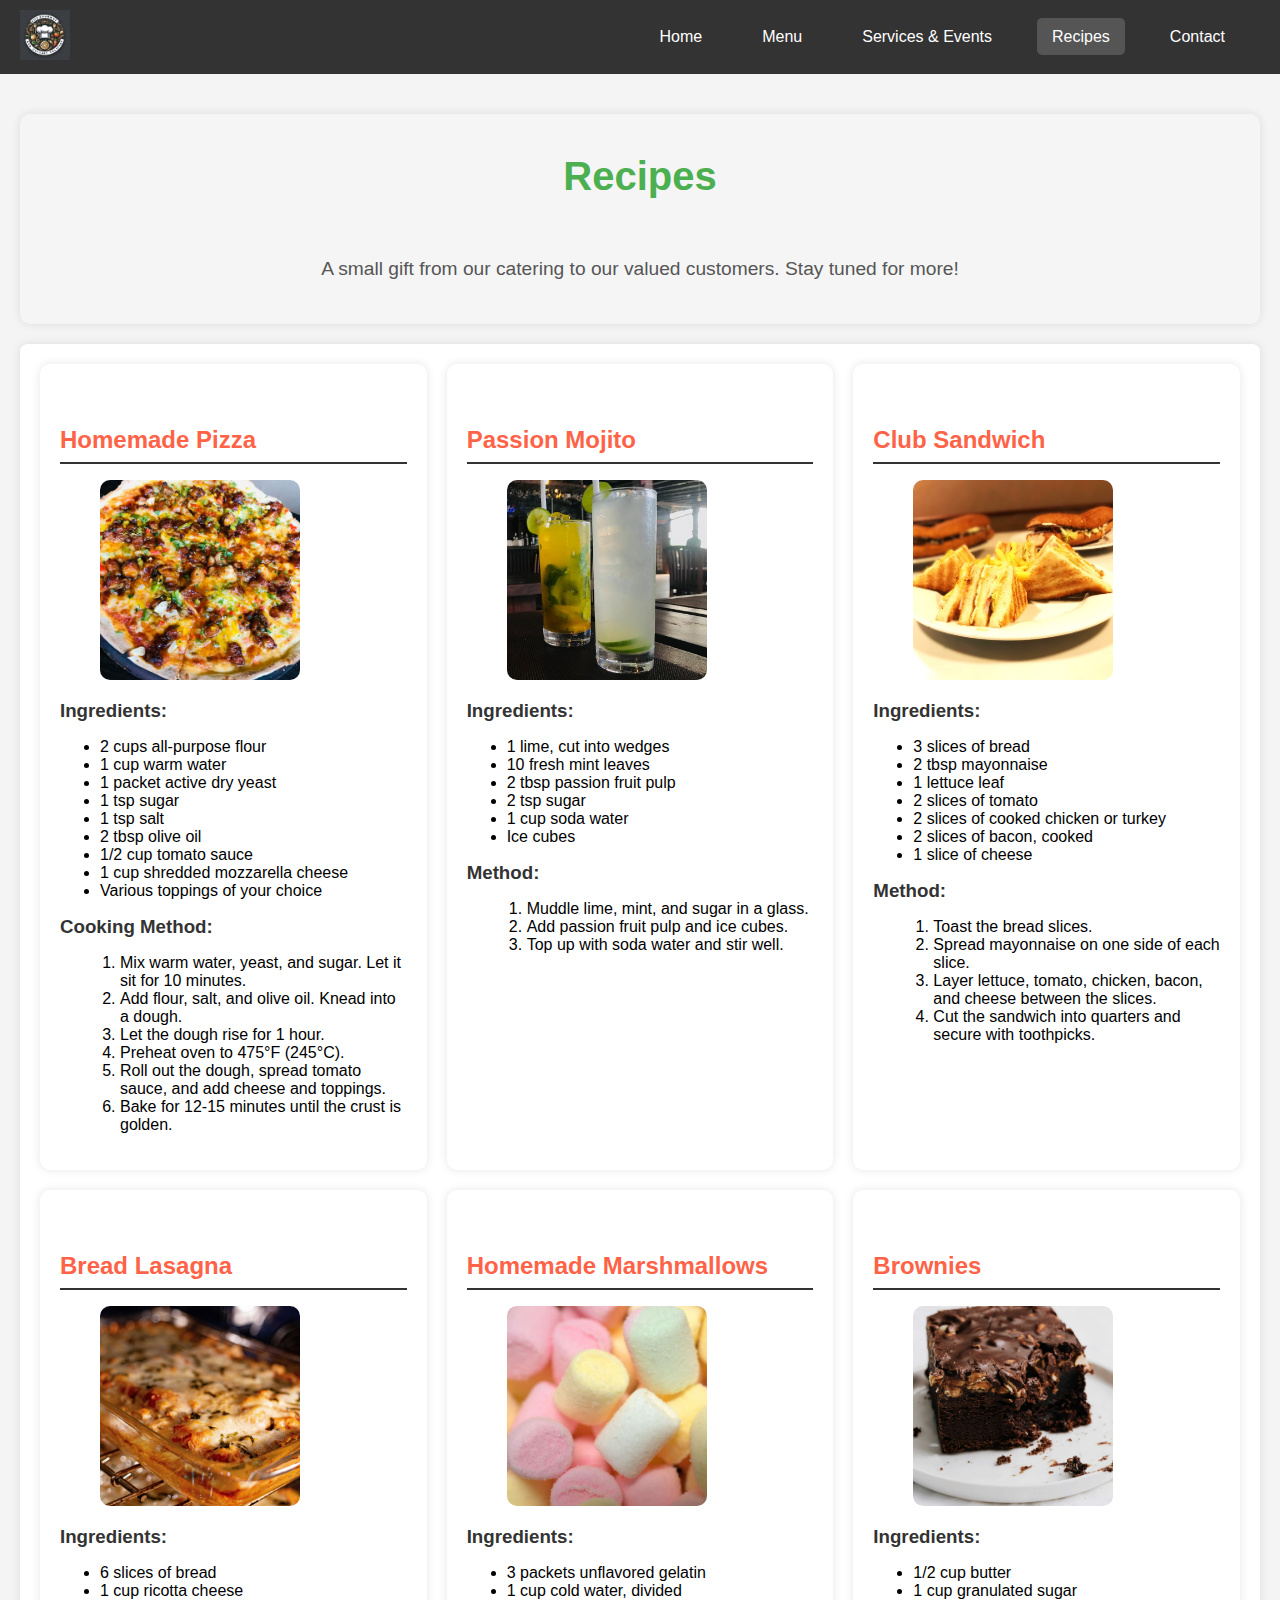
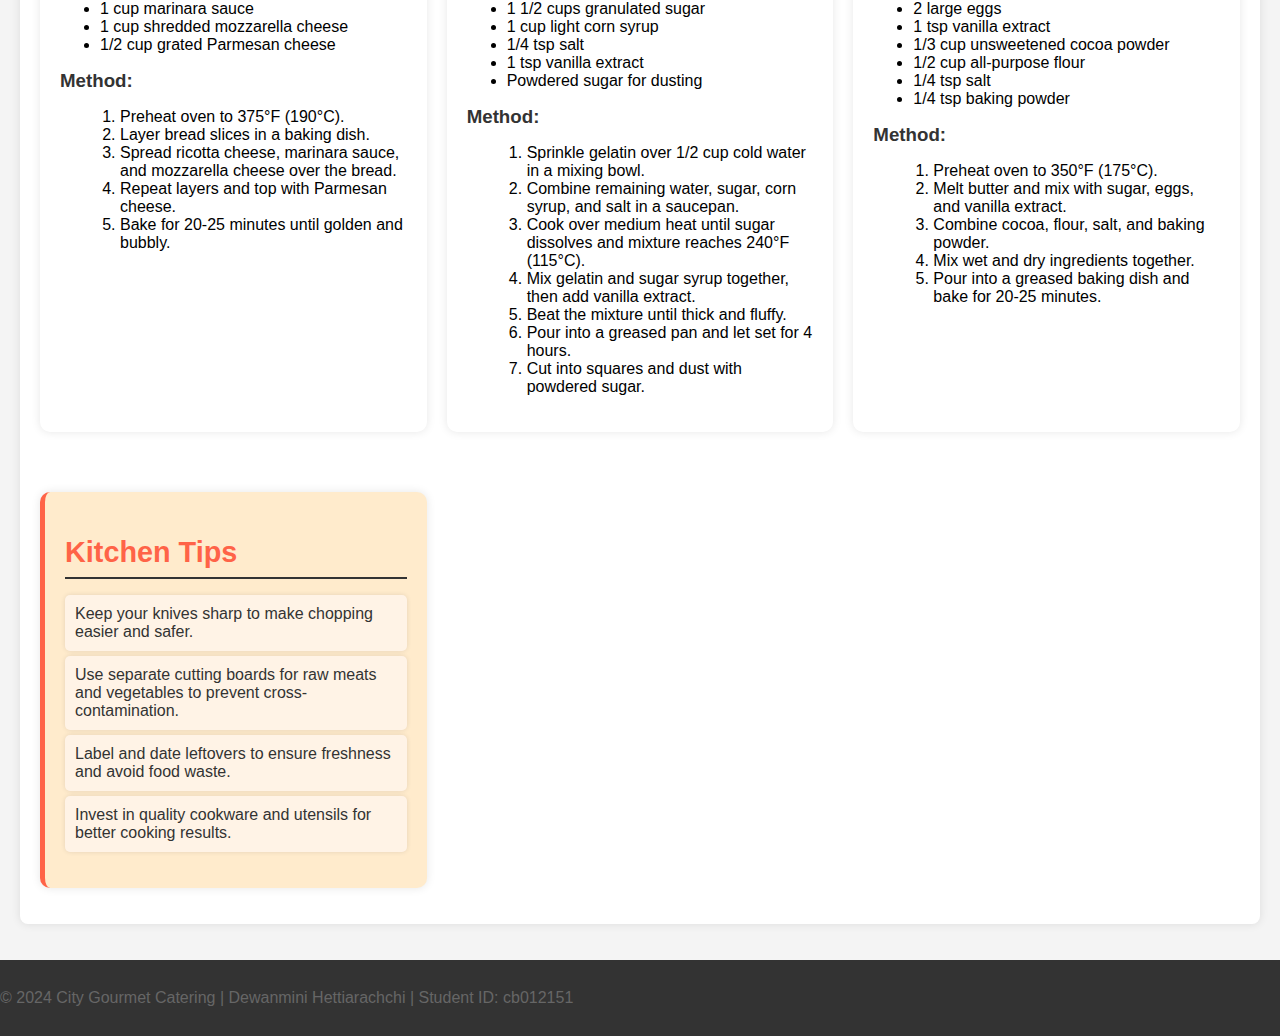
<file: recipes.html>
<!DOCTYPE html>
<html lang="en">
<head>
    <meta charset="UTF-8">
    <meta name="description" content="City Gourmet Catering and Culinary Solutions">
    <meta name="viewport" content="width=device-width, initial-scale=1.0">
    <title>City Gourmet Catering - Recipes</title>
    <link rel="stylesheet" href="style.css">
    <link href="https://cdn.jsdelivr.net/npm/bootstrap@5.0.2/dist/css/bootstrap.min.css" rel="stylesheet" integrity="sha384-EVSTQN3/azprG1Anm3QDgpJLIm9Nao0Yz1ztcQTwFspd3yD65VohhpuuCOmLASjC" crossorigin="anonymous">

</head>
<body>
    <script src="https://cdn.jsdelivr.net/npm/bootstrap@5.0.2/dist/js/bootstrap.bundle.min.js" integrity="sha384-MrcW6ZMFYlzcLA8Nl+NtUVF0sA7MsXsP1UyJoMp4YLEuNSfAP+JcXn/tWtIaxVXM" crossorigin="anonymous"></script>

   
    <script src="https://cdn.jsdelivr.net/npm/@popperjs/core@2.9.2/dist/umd/popper.min.js" integrity="sha384-IQsoLXl5PILFhosVNubq5LC7Qb9DXgDA9i+tQ8Zj3iwWAwPtgFTxbJ8NT4GN1R8p" crossorigin="anonymous"></script>
    <script src="https://cdn.jsdelivr.net/npm/bootstrap@5.0.2/dist/js/bootstrap.min.js" integrity="sha384-cVKIPhGWiC2Al4u+LWgxfKTRIcfu0JTxR+EQDz/bgldoEyl4H0zUF0QKbrJ0EcQF" crossorigin="anonymous"></script>
    
    <header>
        <nav>
            <div class="logo">
                <a href="home.html">
                    <img src="web image/LOGO.jpg" alt="City Gourmet Catering">
                </a>
            </div>
            <div id="menu-toggle" class="menu-toggle">
                <div class="hamburger"></div>
                <div class="hamburger"></div>
                <div class="hamburger"></div>
            </div>
            <ul class="nav-links">
                <li><a href="index.html">Home</a></li>
                <li><a href="menu.html">Menu</a></li>
                <li><a href="services-events.html">Services & Events</a></li>
                <li><a href="recipes.html" class="active">Recipes</a></li>
                <li><a href="contact.html">Contact</a></li>
            </ul>
        </nav>
    </header>

    <main>
        <section class="hero">
            <h1>Recipes</h1>
            <br></br>
            <p class="highlight"> A small gift from our catering to our valued customers. Stay tuned for more!</p>
        </section>

        <section class="recipes">
            <article class="recipe">
                <h2>Homemade Pizza</h2>
                <figure>
                    <img src="web image/pizza resipie page.jpeg" alt="Homemade Pizza">
                </figure>
                <h3>Ingredients:</h3>
                <ul>
                    <li>2 cups all-purpose flour</li>
                    <li>1 cup warm water</li>
                    <li>1 packet active dry yeast</li>
                    <li>1 tsp sugar</li>
                    <li>1 tsp salt</li>
                    <li>2 tbsp olive oil</li>
                    <li>1/2 cup tomato sauce</li>
                    <li>1 cup shredded mozzarella cheese</li>
                    <li>Various toppings of your choice</li>
                </ul>
                <h3>Cooking Method:</h3>
                <ol>
                    <li>Mix warm water, yeast, and sugar. Let it sit for 10 minutes.</li>
                    <li>Add flour, salt, and olive oil. Knead into a dough.</li>
                    <li>Let the dough rise for 1 hour.</li>
                    <li>Preheat oven to 475°F (245°C).</li>
                    <li>Roll out the dough, spread tomato sauce, and add cheese and toppings.</li>
                    <li>Bake for 12-15 minutes until the crust is golden.</li>
                </ol>
            </article>

            <article class="recipe">
                <h2>Passion Mojito</h2>
                <figure>
                    <img src="web image/mojito -recipie.jpeg" alt="Passion Mojito">
                </figure>
                <h3>Ingredients:</h3>
                <ul>
                    <li>1 lime, cut into wedges</li>
                    <li>10 fresh mint leaves</li>
                    <li>2 tbsp passion fruit pulp</li>
                    <li>2 tsp sugar</li>
                    <li>1 cup soda water</li>
                    <li>Ice cubes</li>
                </ul>
                <h3>Method:</h3>
                <ol>
                    <li>Muddle lime, mint, and sugar in a glass.</li>
                    <li>Add passion fruit pulp and ice cubes.</li>
                    <li>Top up with soda water and stir well.</li>
                </ol>
            </article>

            <article class="recipe">
                <h2>Club Sandwich</h2>
                <figure>
                    <img src="web image/club sandvich recipie.jpeg" alt="Club Sandwich">
                </figure>
                <h3>Ingredients:</h3>
                <ul>
                    <li>3 slices of bread</li>
                    <li>2 tbsp mayonnaise</li>
                    <li>1 lettuce leaf</li>
                    <li>2 slices of tomato</li>
                    <li>2 slices of cooked chicken or turkey</li>
                    <li>2 slices of bacon, cooked</li>
                    <li>1 slice of cheese</li>
                </ul>
                <h3>Method:</h3>
                <ol>
                    <li>Toast the bread slices.</li>
                    <li>Spread mayonnaise on one side of each slice.</li>
                    <li>Layer lettuce, tomato, chicken, bacon, and cheese between the slices.</li>
                    <li>Cut the sandwich into quarters and secure with toothpicks.</li>
                </ol>
            </article>

            <article class="recipe">
                <h2>Bread Lasagna</h2>
                <figure>
                    <img src="web image/lasagna recipie.jpg" alt="Bread Lasagna">
                </figure>
                <h3>Ingredients:</h3>
                <ul>
                    <li>6 slices of bread</li>
                    <li>1 cup ricotta cheese</li>
                    <li>1 cup marinara sauce</li>
                    <li>1 cup shredded mozzarella cheese</li>
                    <li>1/2 cup grated Parmesan cheese</li>
                </ul>
                <h3>Method:</h3>
                <ol>
                    <li>Preheat oven to 375°F (190°C).</li>
                    <li>Layer bread slices in a baking dish.</li>
                    <li>Spread ricotta cheese, marinara sauce, and mozzarella cheese over the bread.</li>
                    <li>Repeat layers and top with Parmesan cheese.</li>
                    <li>Bake for 20-25 minutes until golden and bubbly.</li>
                </ol>
            </article>

            <article class="recipe">
                <h2>Homemade Marshmallows</h2>
                <figure>
                    <img src="web image/marshmallow-4715617_1280 (1).jpg" alt="Homemade Marshmallows">
                </figure>
                <h3>Ingredients:</h3>
                <ul>
                    <li>3 packets unflavored gelatin</li>
                    <li>1 cup cold water, divided</li>
                    <li>1 1/2 cups granulated sugar</li>
                    <li>1 cup light corn syrup</li>
                    <li>1/4 tsp salt</li>
                    <li>1 tsp vanilla extract</li>
                    <li>Powdered sugar for dusting</li>
                </ul>
                <h3>Method:</h3>
                <ol>
                    <li>Sprinkle gelatin over 1/2 cup cold water in a mixing bowl.</li>
                    <li>Combine remaining water, sugar, corn syrup, and salt in a saucepan.</li>
                    <li>Cook over medium heat until sugar dissolves and mixture reaches 240°F (115°C).</li>
                    <li>Mix gelatin and sugar syrup together, then add vanilla extract.</li>
                    <li>Beat the mixture until thick and fluffy.</li>
                    <li>Pour into a greased pan and let set for 4 hours.</li>
                    <li>Cut into squares and dust with powdered sugar.</li>
                </ol>
            </article>

            <article class="recipe">
                <h2>Brownies</h2>
                <figure>
                    <img src="web image/brownie recipie.jpg" alt="Brownies">
                </figure>
                <h3>Ingredients:</h3>
                <ul>
                    <li>1/2 cup butter</li>
                    <li>1 cup granulated sugar</li>
                    <li>2 large eggs</li>
                    <li>1 tsp vanilla extract</li>
                    <li>1/3 cup unsweetened cocoa powder</li>
                    <li>1/2 cup all-purpose flour</li>
                    <li>1/4 tsp salt</li>
                    <li>1/4 tsp baking powder</li>
                </ul>
                <h3>Method:</h3>
                <ol>
                    <li>Preheat oven to 350°F (175°C).</li>
                    <li>Melt butter and mix with sugar, eggs, and vanilla extract.</li>
                    <li>Combine cocoa, flour, salt, and baking powder.</li>
                    <li>Mix wet and dry ingredients together.</li>
                    <li>Pour into a greased baking dish and bake for 20-25 minutes.</li>
                </ol>
            </article>
            
            <section class="kitchen-tips">
                <h2>Kitchen Tips</h2>
                <ul>
                    <li>Keep your knives sharp to make chopping easier and safer.</li>
                    <li>Use separate cutting boards for raw meats and vegetables to prevent cross-contamination.</li>
                    <li>Label and date leftovers to ensure freshness and avoid food waste.</li>
                    <li>Invest in quality cookware and utensils for better cooking results.</li>
                </ul>
            </section>
        </section>
    </main>

    <footer>
        <p>&copy; 2024 City Gourmet Catering | Dewanmini Hettiarachchi | Student ID: cb012151</p>
    </footer>
    <script src="main.js"></script>
</body>
</html>
</file>
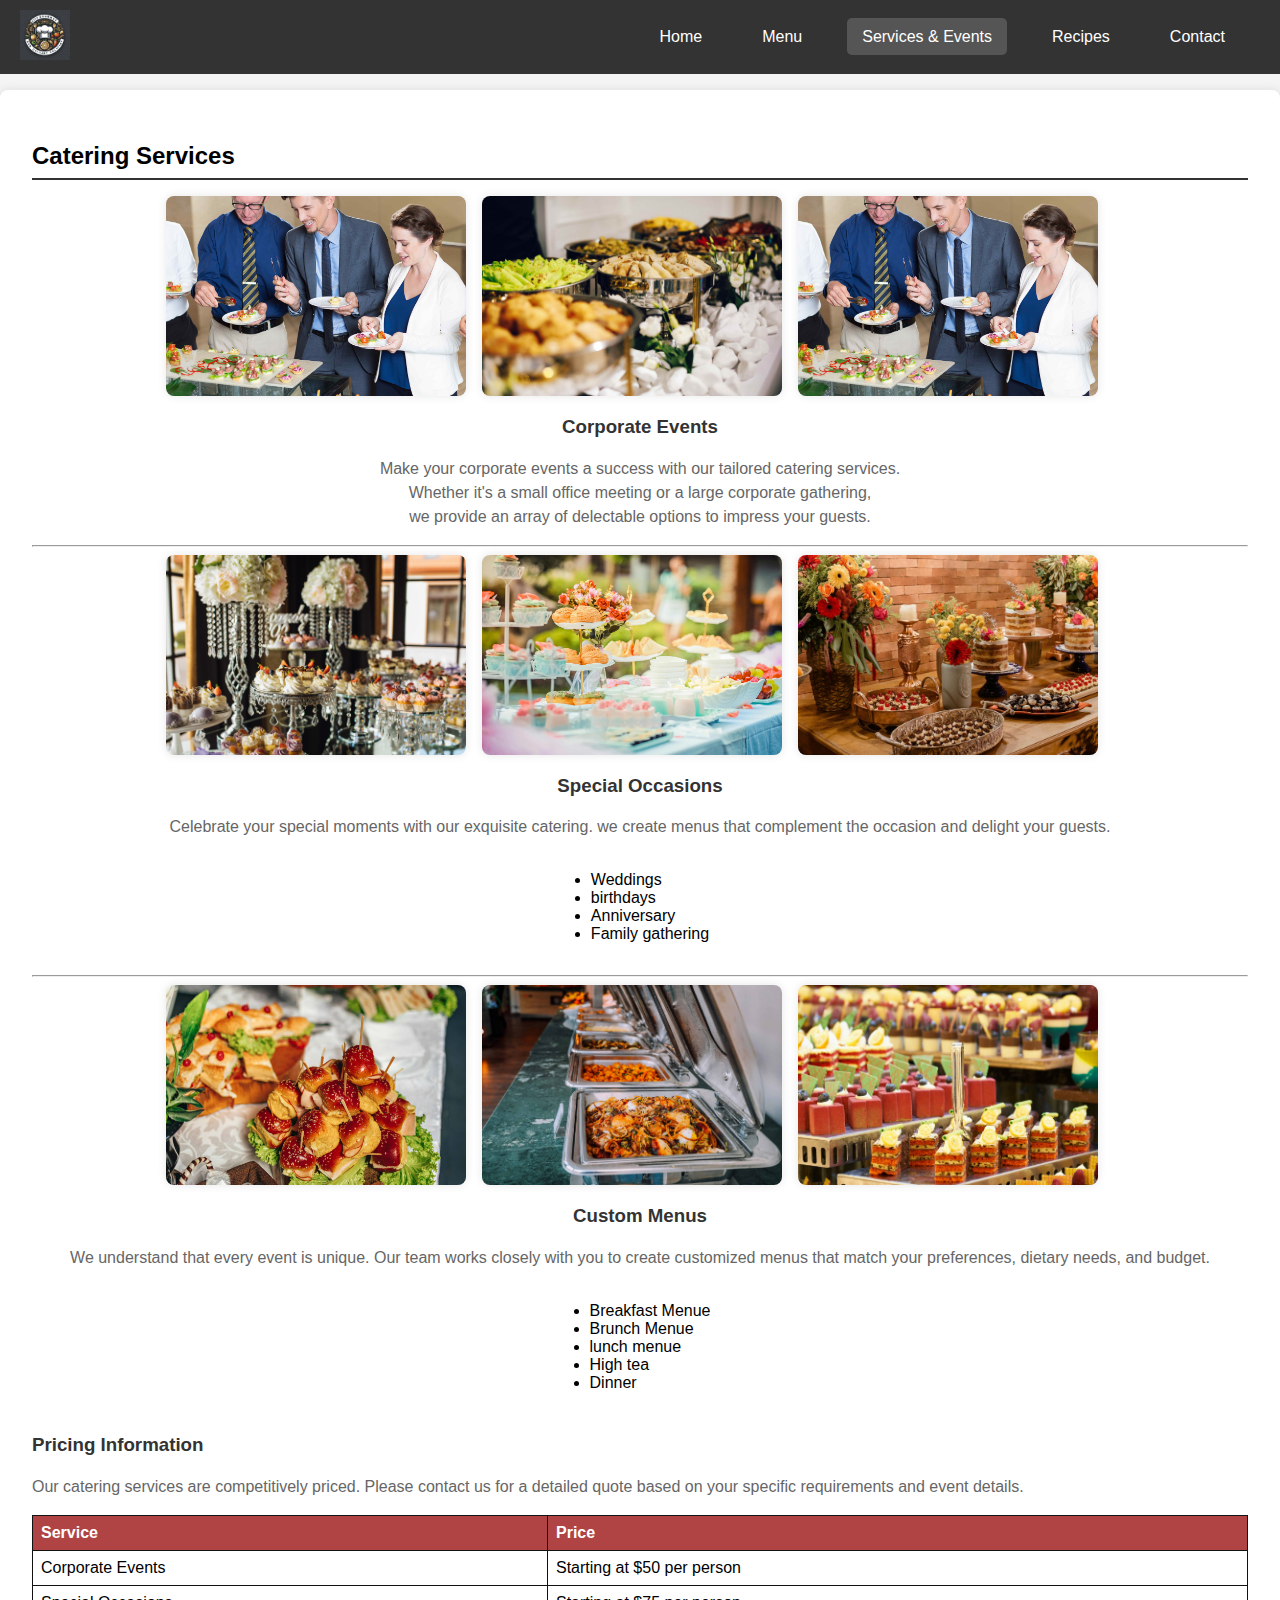
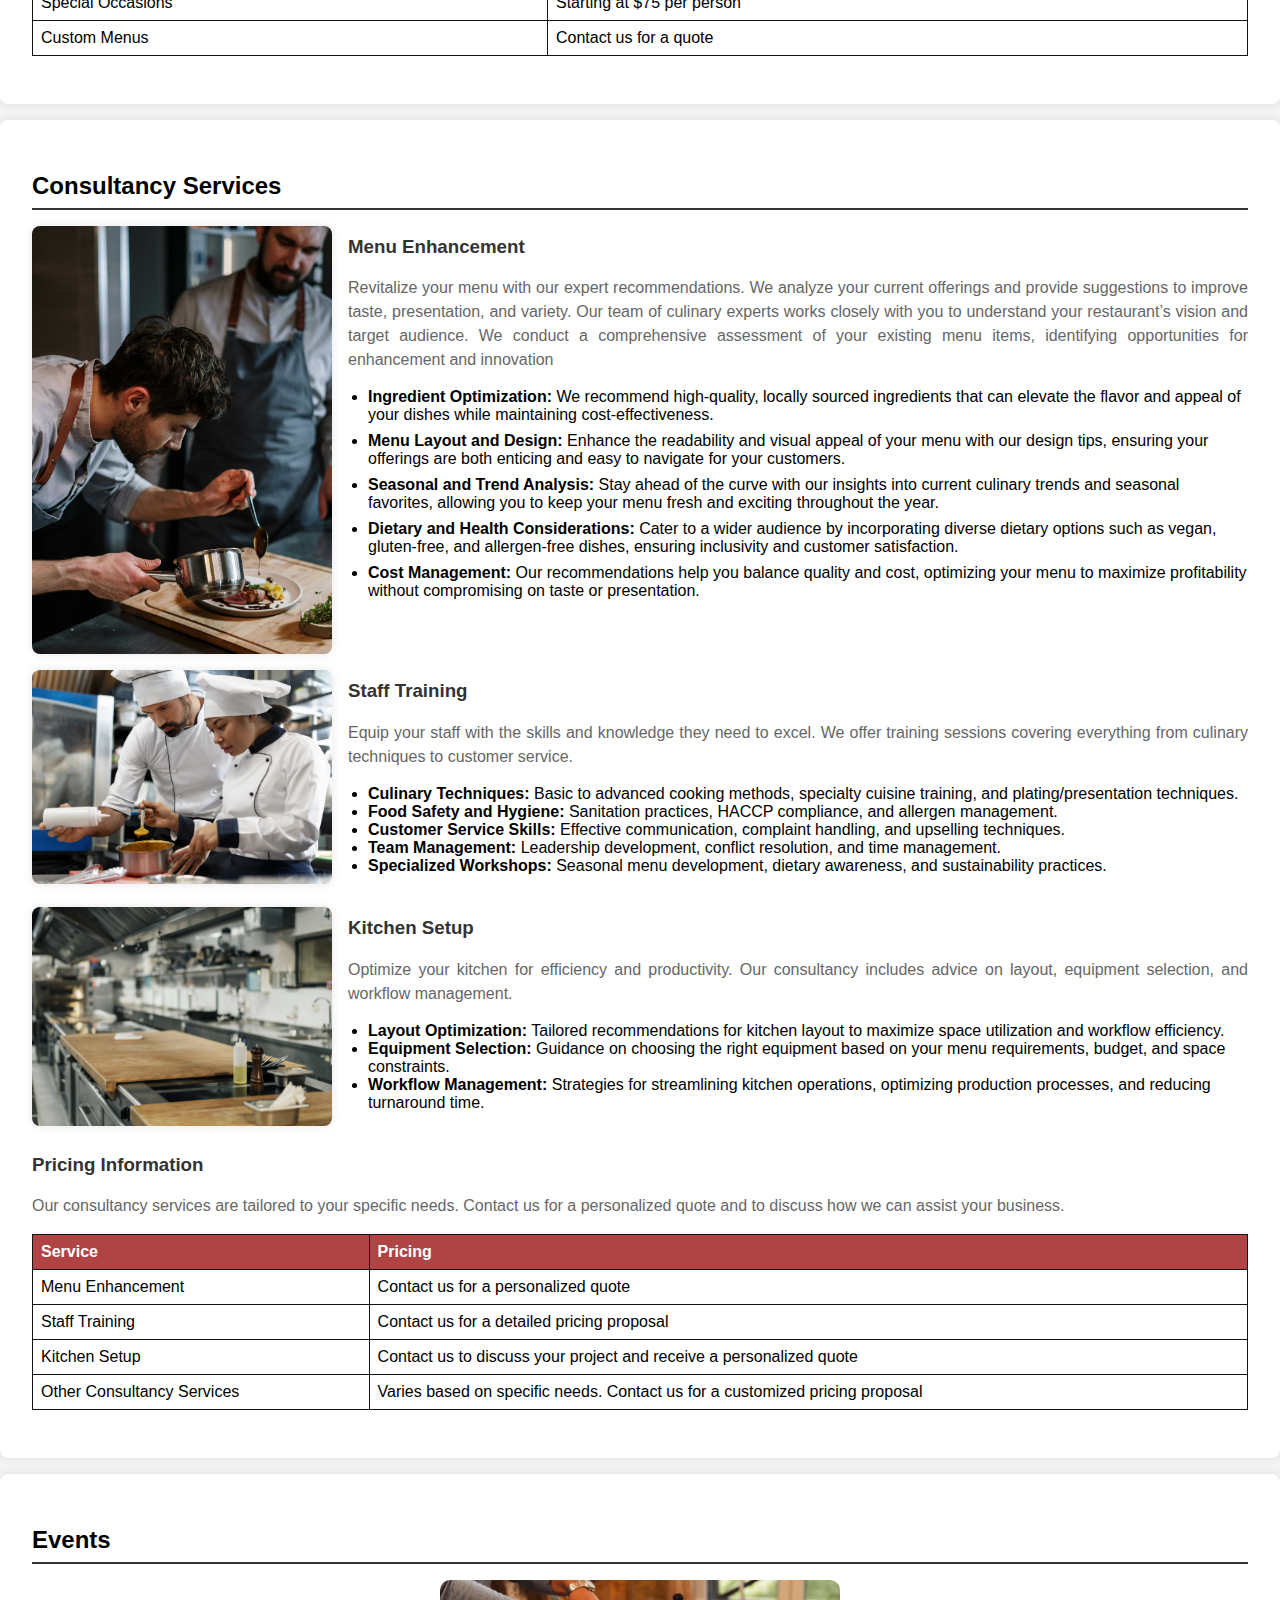
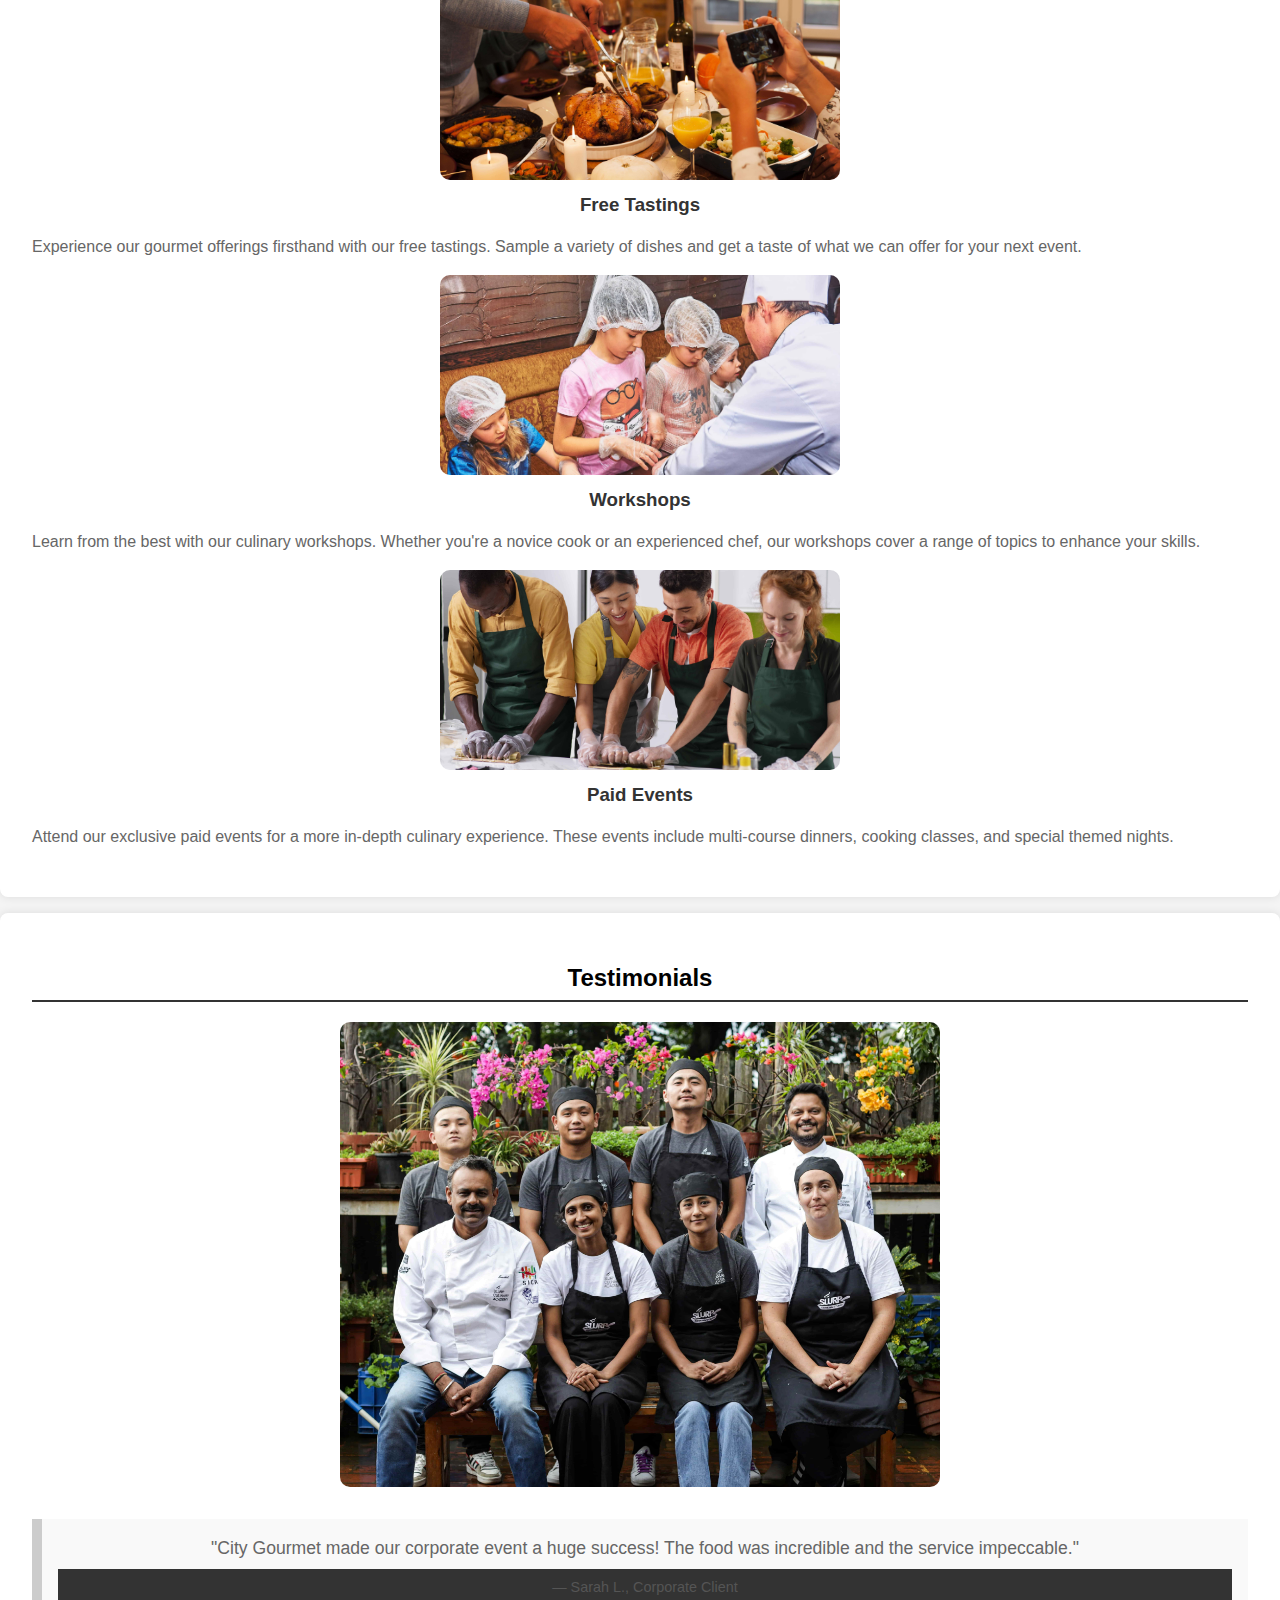
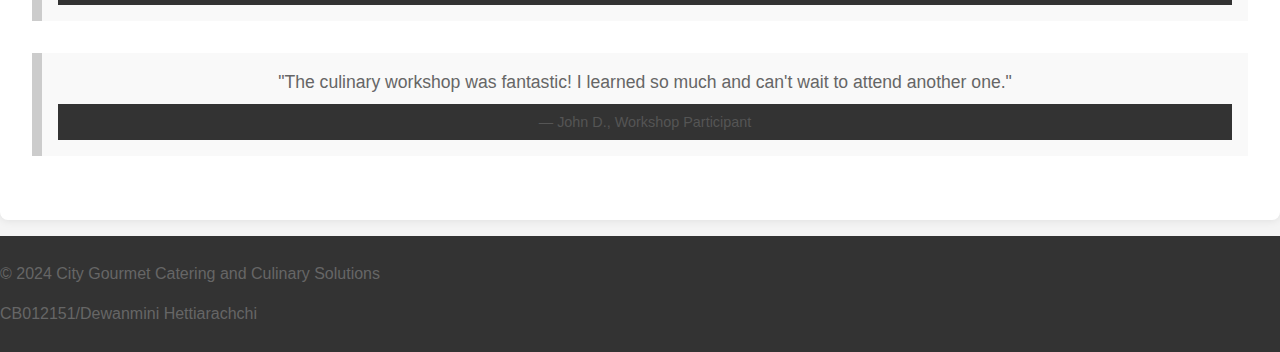
<file: services-events.html>
<!DOCTYPE html>
<html lang="en">
<head>
    <meta charset="UTF-8">
    <meta name="description" content="City Gourmet Catering and Culinary Solutions">
    <meta name="viewport" content="width=device-width, initial-scale=1.0">
    <title>City Gourmet Catering - Services and Events</title>
    <link rel="stylesheet" href="style.css">
    <link href="https://cdn.jsdelivr.net/npm/bootstrap@5.0.2/dist/css/bootstrap.min.css" rel="stylesheet" integrity="sha384-EVSTQN3/azprG1Anm3QDgpJLIm9Nao0Yz1ztcQTwFspd3yD65VohhpuuCOmLASjC" crossorigin="anonymous">

</head>
<body>
     <!-- Optional JavaScript; choose one of the two! -->

    <!-- Option 1: Bootstrap Bundle with Popper -->
    <script src="https://cdn.jsdelivr.net/npm/bootstrap@5.0.2/dist/js/bootstrap.bundle.min.js" integrity="sha384-MrcW6ZMFYlzcLA8Nl+NtUVF0sA7MsXsP1UyJoMp4YLEuNSfAP+JcXn/tWtIaxVXM" crossorigin="anonymous"></script>

   
    <script src="https://cdn.jsdelivr.net/npm/@popperjs/core@2.9.2/dist/umd/popper.min.js" integrity="sha384-IQsoLXl5PILFhosVNubq5LC7Qb9DXgDA9i+tQ8Zj3iwWAwPtgFTxbJ8NT4GN1R8p" crossorigin="anonymous"></script>
    <script src="https://cdn.jsdelivr.net/npm/bootstrap@5.0.2/dist/js/bootstrap.min.js" integrity="sha384-cVKIPhGWiC2Al4u+LWgxfKTRIcfu0JTxR+EQDz/bgldoEyl4H0zUF0QKbrJ0EcQF" crossorigin="anonymous"></script>
    
    <header>
        <nav>
            <div class="logo">
                <a href="home.html">
                    <img src="web image/LOGO.jpg" alt="City Gourmet Catering">
                </a>
            </div>
            <div id="menu-toggle" class="menu-toggle">
                <div class="hamburger"></div>
                <div class="hamburger"></div>
                <div class="hamburger"></div>
            </div>
            <ul class="nav-links">
                <li><a href="index.html">Home</a></li>
                <li><a href="menu.html">Menu</a></li>
                <li><a href="services-events.html" class="active">Services & Events</a></li>
                <li><a href="recipes.html">Recipes</a></li>
                <li><a href="contact.html">Contact</a></li>
            </ul>
        </nav>
    </header>

    <section class="catering-services">
        <h2>Catering Services</h2>
        <!--All items-->
        <div class="all_items">
            <div class="service three_images_text">
               <div class="three_images">
                <img class="d-none d-lg-block catering-img" src="web image/office (1).jpg" alt="Corporate Events">
                <img class="catering-img" src="web image/office food.jpg" alt="Corporate Events">
                <img class="d-none d-lg-block catering-img" src="web image/office (1).jpg" alt="Corporate Events">
               </div>
            
                <div class="service-text">
                    <h3 class="three_images_h3">Corporate Events</h3>
                    <p class="three_images_p">Make your corporate events a success with our tailored catering services.<br> Whether it's a small office meeting or a large corporate gathering,<br> we provide an array of delectable options to impress your guests.</p>
                </div>
            </div>
            <hr/>
            <div class="service three_images_text">
                <div class="three_images">
                    <img class="d-none d-lg-block catering-img" src="web image/wedding.jpg" alt="Special Occasions">
                    <img class="catering-img" src="web image/party foods.jpg" alt="Special Occasions">
                    <img class="d-none d-lg-block catering-img" src="web image/cake party.jpg" alt="Special Occasions">
                   </div>
                
                <div class="service-text">
                    <h3 class="three_images_h3">Special Occasions</h3>
                    <p class="three_images_p">Celebrate your special moments with our exquisite catering.  we create menus that complement the occasion and delight your guests.</p>
                                   <div class="bullet_div ">
                                    <ul class="three_images_text_no_blt">
                                        <li>Weddings</li>
                                        <li>birthdays</li>
                                        <li>Anniversary</li>
                                        <li>Family gathering</li>
                                    </ul>
                                   </div>
                </div>
            </div>
            <hr/>
            <div class="service three_images_text">
                
                <div class="three_images">
                    <img class="d-none d-lg-block catering-img" src="web image/new burger.jpg" alt="Custom Menus">
                    <img class="catering-img" src="web image/catering.jpg" alt="Custom Menus">
                    <img class="d-none d-lg-block catering-img" src="web image/cake.jpg" alt="Custom Menus">
                   </div>
                <div class="service-text">
                    <h3 class="three_images_h3">Custom Menus</h3>
                    <p class="three_images_p">We understand that every event is unique. Our team works closely with you to create customized menus that match your preferences, dietary needs, and budget.
                        <div class="bullet_div ">
                            <ul class="three_images_text_no_blt">
                                <li>Breakfast Menue</li>
                                <li>Brunch Menue</li>
                                <li>lunch menue</li>
                                <li>High tea</li>
                                <li>Dinner</li>
                            </ul>
                            </div>
                        
                    </p>
                </div>
            </div>

            <div class="service">
                
                <div class="service-text">
                    <h3>Pricing Information</h3>
                   
                    <p>Our catering services are competitively priced. Please contact us for a detailed quote based on your specific requirements and event details.</p>
                    <table>
                        <tr>
                            <th>Service</th>
                            <th>Price</th>
                        </tr>
                        <tr>
                            <td>Corporate Events</td>
                            <td>Starting at $50 per person</td>
                        </tr>
                        <tr>
                            <td>Special Occasions</td>
                            <td>Starting at $75 per person</td>
                        </tr>
                        <tr>
                            <td>Custom Menus</td>
                            <td>Contact us for a quote</td>
                        </tr>
                    </table>
                </div>
            </div>
        </div>
        
        <!--All items-->

    </section>

    <section class="consultancy-services">
        <h2>Consultancy Services</h2>
        <div class="service">
            <img src="web image/service enchancment.jpg" alt="Menu Enhancement">
            <div class="service-text">
                <h3>Menu Enhancement</h3>
                <p>Revitalize your menu with our expert recommendations. We analyze your current offerings and provide suggestions to improve taste, presentation, and variety. Our team of culinary experts works closely with you to understand your restaurant’s vision and target audience. We conduct a comprehensive assessment of your existing menu items, identifying opportunities for enhancement and innovation</p>
                <ul class="menu-enhancement-list">
                    <li><strong>Ingredient Optimization:</strong> We recommend high-quality, locally sourced ingredients that can elevate the flavor and appeal of your dishes while maintaining cost-effectiveness.</li>
                    <li><strong>Menu Layout and Design:</strong> Enhance the readability and visual appeal of your menu with our design tips, ensuring your offerings are both enticing and easy to navigate for your customers.</li>
                    <li><strong>Seasonal and Trend Analysis:</strong> Stay ahead of the curve with our insights into current culinary trends and seasonal favorites, allowing you to keep your menu fresh and exciting throughout the year.</li>
                    <li><strong>Dietary and Health Considerations:</strong> Cater to a wider audience by incorporating diverse dietary options such as vegan, gluten-free, and allergen-free dishes, ensuring inclusivity and customer satisfaction.</li>
                    <li><strong>Cost Management:</strong> Our recommendations help you balance quality and cost, optimizing your menu to maximize profitability without compromising on taste or presentation.</li>
                </ul>
            </div>
        </div>
        <div class="service">
            <img src="web image/chef training.jpg" alt="Staff Training">
            <div class="service-text">
                <h3>Staff Training</h3>
                <p>Equip your staff with the skills and knowledge they need to excel. We offer training sessions covering everything from culinary techniques to customer service.</p>
                <ul class="staff-training-list">
                    <li><strong>Culinary Techniques:</strong> Basic to advanced cooking methods, specialty cuisine training, and plating/presentation techniques.</li>
                    <li><strong>Food Safety and Hygiene:</strong> Sanitation practices, HACCP compliance, and allergen management.</li>
                    <li><strong>Customer Service Skills:</strong> Effective communication, complaint handling, and upselling techniques.</li>
                    <li><strong>Team Management:</strong> Leadership development, conflict resolution, and time management.</li>
                    <li><strong>Specialized Workshops:</strong> Seasonal menu development, dietary awareness, and sustainability practices.</li>
                </ul>
            </div>
        </div>
        
        <div class="service">
            <img src="web image/kitchen set up.jpg" alt="Kitchen Setup">
            <div class="service-text">
                <h3>Kitchen Setup</h3>
                <p>Optimize your kitchen for efficiency and productivity. Our consultancy includes advice on layout, equipment selection, and workflow management.</p>
                <ul class="kitchen-setup-list">
                    <li><strong>Layout Optimization:</strong> Tailored recommendations for kitchen layout to maximize space utilization and workflow efficiency.</li>
                    <li><strong>Equipment Selection:</strong> Guidance on choosing the right equipment based on your menu requirements, budget, and space constraints.</li>
                    <li><strong>Workflow Management:</strong> Strategies for streamlining kitchen operations, optimizing production processes, and reducing turnaround time.</li>
                </ul>
            </div>
        </div>
        <div class="service">
           
            <div class="service-text">
                <h3>Pricing Information</h3>
                <p>Our consultancy services are tailored to your specific needs. Contact us for a personalized quote and to discuss how we can assist your business.</p>
                <table>
                    <tr>
                        <th>Service</th>
                        <th>Pricing</th>
                    </tr>
                    <tr>
                        <td>Menu Enhancement</td>
                        <td>Contact us for a personalized quote</td>
                    </tr>
                    <tr>
                        <td>Staff Training</td>
                        <td>Contact us for a detailed pricing proposal</td>
                    </tr>
                    <tr>
                        <td>Kitchen Setup</td>
                        <td>Contact us to discuss your project and receive a personalized quote</td>
                    </tr>
                    <tr>
                        <td>Other Consultancy Services</td>
                        <td>Varies based on specific needs. Contact us for a customized pricing proposal</td>
                    </tr>
                </table>
            </div>
        </div>
    </section>

    <section class="events">
        <h2> Events</h2>
        <div class="row">
            <div class="event_cus display_block col-sm-12 col-md-6 col-lg-4 col-xl-4">
                <img class="event_img" src="web image/tastry work shops.jpg" alt="Free Tastings">
                <div class="event-text">
                    <h3>Free Tastings</h3>
                    <p>Experience our gourmet offerings firsthand with our free tastings. Sample a variety of dishes and get a taste of what we can offer for your next event.</p>
                </div>
            </div>
            <div class="event_cus display_block col-sm-12 col-md-6 col-lg-4 col-xl-4">
                <img class="event_img" src="web image/workshop 2.jpg" alt="Workshops">
                <div class="event-text">
                    <h3>Workshops</h3>
                    <p>Learn from the best with our culinary workshops. Whether you're a novice cook or an experienced chef, our workshops cover a range of topics to enhance your skills.</p>
                </div>
            </div>
            <div class="event_cus display_block col-sm-12 col-md-6 col-lg-4 col-xl-4">
                <img class="event_img" src="web image/work shop.jpg" alt="Paid Events">
                <div class="event-text">
                    <h3>Paid Events</h3>
                    <p>Attend our exclusive paid events for a more in-depth culinary experience. These events include multi-course dinners, cooking classes, and special themed nights.</p>
                </div>
            </div>
        </div>
    </section>

    

    <section class="testimonials">
        <h2>Testimonials</h2>
        <img src="web image/testominal.jpg" alt="Group Photo" class="testimonial-photo">
        <blockquote>
            <p>"City Gourmet made our corporate event a huge success! The food was incredible and the service impeccable."</p>
            <footer>— Sarah L., Corporate Client</footer>
        </blockquote>
        <blockquote>
            <p>"The culinary workshop was fantastic! I learned so much and can't wait to attend another one."</p>
            <footer>— John D., Workshop Participant</footer>
        </blockquote>
    </section>

    <footer>
        <p>&copy; 2024 City Gourmet Catering and Culinary Solutions</p><P>CB012151/Dewanmini Hettiarachchi</P>
    </footer>
    <!-- <script src="main.js"></script> -->
    <script src="main.js"></script>
</body>
</html>
</file>
<file: style.css>
/* Global Styles */
body {
    font-family: Arial, sans-serif;
    margin: 0;
    padding: 0;
    background-color: #f4f4f4;
}

header {
    background-color: #333;
    color: #fff;
    padding: 10px 20px;
    display: flex;
    justify-content: space-between;
    align-items: center;
}

nav .logo img {
    max-height: 50px;
}

.menu-toggle {
    display: none; /* Hide by default */
    cursor: pointer;
}

.hamburger {
    width: 30px;
    height: 3px;
    background-color: #fff;
    margin: 6px 0;
}

nav ul.nav-links {
    list-style-type: none;
    padding: 0;
    display: flex;
    margin: 0;
}

nav ul.nav-links li {
    margin-right: 20px;
}

nav ul.nav-links li a {
    color: #fff;
    text-decoration: none;
    padding: 10px 15px;
    transition: background-color 0.3s ease;
}

nav ul.nav-links li a.active,
nav ul.nav-links li a:hover {
    background-color: #555;
    border-radius: 5px;
}

main {
    padding: 20px;
}
.banner {
    text-align: center; 
}

.banner img {
    max-width: 100%;
    display: inline-block; 
    margin-bottom: 20px;
}

#vision {
    background-color: #678894;
    padding: 20px;
    max-width: 800px;
    margin: 40px auto;
    border-radius: 10px;
    box-shadow: 0 0 10px rgba(0, 0, 0, 0.1);
}

#vision h2 {
    text-align: center;
    color: #2c3e50;
    margin-bottom: 20px;
}

#vision p {
    margin: 10px 0;
    line-height: 1.6;
    color: #fff;
}

#vision p strong {
    color: #2c3e50;
}

.company-description,
.video,
.upcoming-events {
    margin-bottom: 40px;
}

.event-grid {
    display: flex;
    justify-content: center;
    flex-wrap: wrap;
}

.event {
    width: 30%;
    margin-bottom: 20px;
}

.event img {
    width: 100%;
    height: auto;
    border-radius: 8px;
}

footer {
    background-color: #333;
    color: #fff;
    text-align: center;
    padding: 10px 0;
}

.container {
    max-width: 800px;
    margin: 20px auto;
    background-color: #fff;
    border-radius: 10px;
    box-shadow: 0 0 10px rgba(0, 0, 0, 0.1);
    padding: 20px;
}

h1 {
    text-align: center;
    color: #333;
}

p {
    text-align: justify;
    line-height: 1.5;
    color: #666;
}

ul {
    list-style-type: none;
    padding: 0;
}

.grid-container {
    display: flex;
    flex-wrap: wrap;
    justify-content: space-between;
    padding: 20px;
}

.grid-item {
    flex: 1 1 calc(33.333% - 20px);
    box-sizing: border-box;
    text-align: center;
    padding: 10px;
    border: 1px solid #ccc;
    border-radius: 8px;
    background-color: #fff;
    box-shadow: 0 2px 4px rgba(0, 0, 0, 0.1);
    transition: transform 0.3s, box-shadow 0.3s;
    animation: fadeIn 0.5s ease-out;
}
.grid-item-cus {
   
    box-sizing: border-box;
    text-align: center;
    padding: 10px;
    border: 1px solid #ccc;
    border-radius: 8px;
    background-color: #fff;
    box-shadow: 0 2px 4px rgba(0, 0, 0, 0.1);
    transition: transform 0.3s, box-shadow 0.3s;
    animation: fadeIn 0.5s ease-out;
}

.grid-item-cus img {
    max-width: 100%;
    height: auto;
    border-radius: 8px;
    object-fit: cover;
    height: 300px;
    width: 300px;
    
}
.grid-item img {
    max-width: 100%;
    height: auto;
    border-radius: 8px;
    object-fit: cover;
}

.grid-item-cus:hover {
    transform: scale(1.05);
    box-shadow: 0 6px 12px rgba(0, 0, 0, 0.1);
}
.grid-item:hover {
    transform: scale(1.05);
    box-shadow: 0 6px 12px rgba(0, 0, 0, 0.1);
}

@keyframes fadeIn {
    from {
        opacity: 0;
        transform: translateY(20px);
    }
    to {
        opacity: 1;
        transform: translateY(0);
    }
}

.event-container {
    display: flex;
    flex-direction: row;
    overflow-x: auto;
    display: flex;
    flex-direction: row;
    overflow-x: auto;
    flex-wrap: wrap;
}

.event {
    flex: 1;
    min-width: 300px;
    margin-right: 20px;
}
.event_cus {
    flex: 1;
    min-width: 300px;
   text-align: center;
}

button {
    background-color: #333;
    color: #fff;
    border: none;
    padding: 0.5rem 1rem;
    border-radius: 5px;
    cursor: pointer;
    transition: background-color 0.3s ease-in-out;
}

button:hover {
    background-color: #555;
}

blockquote {
    background: #f9f9f9;
    border-left: 10px solid #ccc;
    margin: 2rem 0;
    padding: 1rem;
    quotes: "\201C""\201D""\2018""\2019";
}

blockquote p {
    display: inline;
    font-size: 1.1rem;
}

blockquote footer {
    display: block;
    color: #555;
    font-size: 0.9rem;
    margin-top: 0.5rem;
}

.testimonials {
    text-align: center;
}

.testimonial-photo {
    width: 100%;
    max-width: 600px;
    height: auto;
    margin: 20px auto;
    display: block;
    border-radius: 10px;
}

.hero {
    background-color: #f5f5f5;
    padding: 40px 20px;
    text-align: center;
    border-radius: 10px;
    margin: 20px 0;
}

.hero h1 {
    font-size: 2.5em;
    margin: 0 0 20px 0;
    color: #4CAF50;
}

.hero p.highlight {
    font-size: 1.2em;
    margin: 0;
    color: #555;
    text-align: center;
}

section {
    padding: 2rem;
    background-color: #fff;
    margin: 1rem 0;
    border-radius: 8px;
    box-shadow: 0 0 10px rgba(0, 0, 0, 0.1);
}

section h2 {
    border-bottom: 2px solid #333;
    padding-bottom: 0.5rem;
    margin-bottom: 1rem;
    font-size: 1.5rem;
}

.service,
.event {
    display: flex;
    align-items: flex-start;
    margin-bottom: 1rem;
    flex-wrap: wrap;
    
}

.service img,
.event img {
    max-width: 300px;
    border-radius: 8px;
    margin-right: 1rem;
    box-shadow: 0 0 10px rgba(0, 0, 0, 0.1);
    transition: transform 0.3s ease-in-out;
}

.service img:hover,
.event img:hover {
    transform: scale(1.1);
}

.service-text,
.event-text {
    flex: 1;
    margin-top: 10px;
}

.menu-enhancement-list li {
    margin-bottom: 0.5rem;
}

table {
    width: 100%;
    border-collapse: collapse;
    margin-top: 1rem;
}

th,
td {
    border: 1px solid #131212;
    padding: 0.5rem;
    text-align: left;
}

th {
    background-color: #b04444;
    color: #fff;
}

ul {
    list-style-type: disc;
    padding-left: 20px;
}

h3 {
    color: #333;
    margin-top: 0;
}

/* Flexbox and Responsive Design */
@media (max-width: 768px) {
    nav ul.nav-links {
        display: none;
        flex-direction: column;
        width: 100%;
        background-color: #333;
    }

    nav ul.nav-links.active {
        display: flex;
    }

    nav ul.nav-links li {
        margin: 0;
        text-align: center;
        padding: 10px 0;
        width: 100%;
    }

    nav ul.nav-links li a {
        display: block;
        width: 100%;
    }

    .menu-toggle {
        display: block;
    }
}

.grid-container .grid-item img {
    width: 100%;
    height: auto;
    max-width: 300px;
    max-height: 300px;
    object-fit: cover;
}

.grid-container {
    display: flex;
    flex-wrap: wrap;
    gap: 20px;
}

.grid-item {
    flex: 1 1 calc(33.333% - 20px);
    box-sizing: border-box;
    text-align: center;
    padding: 10px;
    border: 1px solid #ccc;
}

.recipes {
    display: grid;
    grid-template-columns: repeat(auto-fit, minmax(300px, 1fr));
    gap: 20px;
    padding: 20px;
}

.recipe {
    background: white;
    padding: 20px;
    border-radius: 10px;
    box-shadow: 0 0 10px rgba(0, 0, 0, 0.1);
}

.recipe img {
    
    border-radius: 10px;
    width: 200px;
    height: 200px;
    object-fit: cover;
}

.recipe h2 {
    color: #ff6347;
    margin-bottom: 10px;
    height: 50px;
    display: flex;
    align-items: end;
}

.recipe h3 {
    margin: 15px 0 10px;
}

.recipe ul,
.recipe ol {
    margin-left: 20px;
}

.kitchen-tips {
    margin-top: 40px;
    background: #ffebcc; 
    padding: 20px;
    border-left: 5px solid #ff6347; 
    border-radius: 10px;
    box-shadow: 0 0 10px rgba(0, 0, 0, 0.1);
    color: #333; 
}

.kitchen-tips h2 {
    color: #ff6347; 
    margin-bottom: 10px;
    font-size: 1.8em; 
}

.kitchen-tips ul {
    list-style: none;
    padding-left: 0;
}

.kitchen-tips li {
    background: #fff3e6; 
    margin: 5px 0;
    padding: 10px;
    border-radius: 5px;
    font-size: 1em;
    box-shadow: 0 0 5px rgba(0, 0, 0, 0.1);
}
.contact-form, .contact-info, .map, .social-media, .newsletter, .faq {
    padding: 40px 20px;
    background-color: #fff;
    margin: 20px;
    border-radius: 10px;
    box-shadow: 0 2px 10px rgba(0, 0, 0, 0.1);
}

.contact-form h2, .contact-info h2, .map h2, .social-media h2, .newsletter h2, .faq h2 {
    text-align: center;
    margin-bottom: 20px;
    color: #4CAF50;
}

.form-group {
    margin-bottom: 15px;
}

.form-group label {
    display: block;
    margin-bottom: 5px;
}

.form-group input, .form-group textarea {
    width: 100%;
    padding: 10px;
    border: 1px solid #ccc;
    border-radius: 5px;
}

button[type="submit"], .newsletter button[type="submit"], #getLocation {
    background-color: #4CAF50;
    color: white;
    border: none;
    padding: 10px 20px;
    border-radius: 5px;
    cursor: pointer;
    transition: background-color 0.3s;
}

button[type="submit"]:hover, .newsletter button[type="submit"]:hover, #getLocation:hover {
    background-color: #45a049;
}

/* Contact Info */
.contact-info ul {
    list-style-type: none;
    padding: 0;
    text-align: center;
}

.contact-info ul li {
    margin: 10px 0;
}

/* Map Section */
#map {
    height: 500px;
    width: 80%;
    margin: 20px auto;
}


/* Social Media Section */
.social-media ul {
    list-style-type: none;
    padding: 0;
    display: flex;
    justify-content: center;
    gap: 20px;
}

.social-media ul li a img {
    width: 40px;
    transition: transform 0.3s;
}

.social-media ul li a img:hover {
    transform: scale(1.1);
}


.newsletter p {
    text-align: center;
    margin-bottom: 20px;
}

.newsletter form {
    display: flex;
    justify-content: center;
    gap: 10px;
}

.newsletter form input {
    padding: 10px;
    border: 1px solid #ccc;
    border-radius: 5px;
    width: 300px;
}


.faq ul {
    list-style-type: none;
    padding: 0;
}

.faq ul li {
    margin: 10px 0;
}

.faq ul li strong {
    color: #4CAF50;
}

.three_images_text{
    text-align: center;
    display: block;
}
.three_images{
    text-align: center;
    display: flex;
    justify-content: center;
    align-items: center;
    
}
.three_images_h3{
    text-align: center;
    margin-top: 20px;
}
.three_images_p{
    text-align: center;
}

.three_images_text_no_blt {
    width: max-content;
}
.three_images_text_no_blt > li{
    width: max-content;
}
.bullet_div{
    display: flex;
    width: 100%;
    align-items: center;
    justify-content: center;
}

.row{
    gap: 0px;
    justify-content: start;
}

.display_block{
    display: block;
}

.event_img{
    width: 100% !important;
    height: 200px  !important;
    object-fit: cover  !important;
    border-radius: 10px  !important;
    max-width: 400px  !important;
}

.event-details{
    margin-top: 10px;
}


.responsive-class {
    width: 100%;
    height: 100vh; /* Full viewport height */
    /* Just for visual aid */
}

/* Media Queries */

/* Small devices (phones, 600px and down) */
@media only screen and (max-width: 600px) {
    .responsive-class {
        width: 100%;
        height: 300px;
    }
}

/* Medium devices (portrait tablets and large phones, 600px to 768px) */
@media only screen and (min-width: 601px) and (max-width: 768px) {
    .responsive-class {
        width: 100%;
        height: 400px;
    }
}

/* Large devices (landscape tablets and small desktops, 768px to 992px) */
@media only screen and (min-width: 769px) and (max-width: 992px) {
    .responsive-class {
        width: 100%;
        height: 500px;
    }
}

/* Extra large devices (large desktops, 992px and up) */
@media only screen and (min-width: 993px) {
    .responsive-class {
        width: 100%;
        height: 600px;
    }
}

.event-section-h {
    padding: 20px;
    background-color: #f9f9f9;
    text-align: center;
}

.event-section-h h2 {
    font-size: 2em;
    margin-bottom: 20px;
}

.grid-container-h {
    display: grid;
    grid-template-columns: repeat(auto-fit, minmax(200px, 1fr));
    gap: 20px;
}

.grid-item-h {
    background-color: #fff;
    border: 1px solid #ddd;
    border-radius: 5px;
    overflow: hidden;
    transition: transform 0.3s;
}

.grid-item-h:hover {
    transform: scale(1.05);
}

.grid-item-h img {
    width: 100%;
    height: 200px;
    object-fit: cover;
}

.grid-item-h p {
    margin: 0;
    padding: 10px;
    font-size: 1.2em;
    background-color: #f0f0f0;
}

/* Media Queries */

/* Small devices (phones, 600px and down) */
@media only screen and (max-width: 600px) {
    .event-section-h {
        padding: 10px;
    }

    .event-section-h h2 {
        font-size: 1.5em;
    }

    .grid-item-h p {
        font-size: 1em;
        padding: 8px;
    }

    .grid-item-h img {
        height: 150px;
    }
}

/* Medium devices (portrait tablets and large phones, 600px to 768px) */
@media only screen and (min-width: 601px) and (max-width: 768px) {
    .event-section-h h2 {
        font-size: 1.8em;
    }

    .grid-item-h p {
        font-size: 1.1em;
        padding: 9px;
    }

    .grid-item-h img {
        height: 180px;
    }
}

/* Large devices (landscape tablets and small desktops, 768px to 992px) */
@media only screen and (min-width: 769px) and (max-width: 992px) {
    .event-section-h h2 {
        font-size: 2em;
    }

    .grid-item-h p {
        font-size: 1.2em;
        padding: 10px;
    }

    .grid-item-h img {
        height: 200px;
    }
}

/* Extra large devices (large desktops, 992px and up) */
@media only screen and (min-width: 993px) {
    .event-section-h h2 {
        font-size: 2.2em;
    }

    .grid-item-h p {
        font-size: 1.3em;
        padding: 12px;
    }

    .grid-item-h img {
        height: 220px;
    }
}

.catering-img{
    background-color: transparent;
    width: 300px;
    height: 200px;
    object-fit: cover;
}

/*Nav cus*/

nav{
    display: flex;
    align-items: center;
    justify-content: space-between;
    width: 100%;

}
.navbar {
    display: flex;
    justify-content: space-between;
    align-items: center;
    background-color: #333;
    padding: 10px 20px;
}

.logo img {
    height: 50px;
}

.menu-toggle {
    display: none;
    flex-direction: column;
    cursor: pointer;
}

.menu-toggle .hamburger {
    width: 25px;
    height: 3px;
    background-color: white;
    margin: 4px 0;
}

.nav-links {
    list-style: none;
    display: flex;
    margin: 0;
    padding: 0;
}

.nav-links li {
    margin: 0 10px;
}

.nav-links a {
    color: white;
    text-decoration: none;
    padding: 8px 16px;
}

.nav-links a.active {
    background-color: #575757;
    border-radius: 4px;
}

/* Mobile Styles */
@media (max-width: 768px) {
    .menu-toggle {
        display: flex;
    }

    .nav-links {
        display: none;
        flex-direction: column;
        width: 100%;
        background-color: #333;
        position: absolute;
        top: 60px;
        left: 0;
    }

    .nav-links li {
        text-align: center;
        margin: 0;
    }

    .nav-links a {
        padding: 12px 16px;
        border-bottom: 1px solid #575757;
    }

    .nav-links a.active {
        background-color: #575757;
        border-bottom: none;
    }

    .nav-links.show {
        display: flex;
    }
}


/*Banner cus*/

.banner {
    text-align: center;
    position: relative;
}

.banner img {
  
    width: 100%;
    height: 100%;
    display: inline-block;
    
}

.welcome-text {
    position: absolute;
    top: 50%;
    left: 50%;
    transform: translate(-50%, -50%);
    color: white;
    text-shadow: 2px 2px 4px rgba(0, 0, 0, 0.5);
    opacity: 0;
    animation: fadeIn 2s forwards;
    background: rgba(0, 0, 0, 0.6); /* Semi-transparent background */
    padding: 20px;
    border-radius: 10px;
    
}

.welcome-text h1 {
    font-size: 3.5em;
    margin: 0;
    text-align: center;
}

.welcome-text h1 span {
    color: #d57277; /* Customize the company name color */
}

.welcome-text p {
    color: #d57277; /* Customize the text color */
    font-size: 2.2em;
    margin: 10px 0 0;
    text-align: center;
}

@keyframes fadeIn {
    0% {
        opacity: 0;
        transform: translate(-50%, -60%);
    }
    100% {
        opacity: 1;
        transform: translate(-50%, -50%);
    }
}

/* Responsive Styles */
@media (max-width: 1200px) {
    .welcome-text h1 {
        font-size: 3em;
    }

    .welcome-text p {
        font-size: 1.8em;
    }
}

@media (max-width: 992px) {
    .welcome-text h1 {
        font-size: 2.5em;
    }

    .welcome-text p {
        font-size: 1.5em;
    }
}

@media (max-width: 768px) {
    .welcome-text h1 {
        font-size: 2em;
    }

    .welcome-text p {
        font-size: 1.2em;
    }
}

@media (max-width: 480px) {
    .welcome-text h1 {
        font-size: 1.5em;
    }

    .welcome-text p {
        font-size: 1em;
    }
}
.nav-links{
    z-index: 99;
}
</file>
